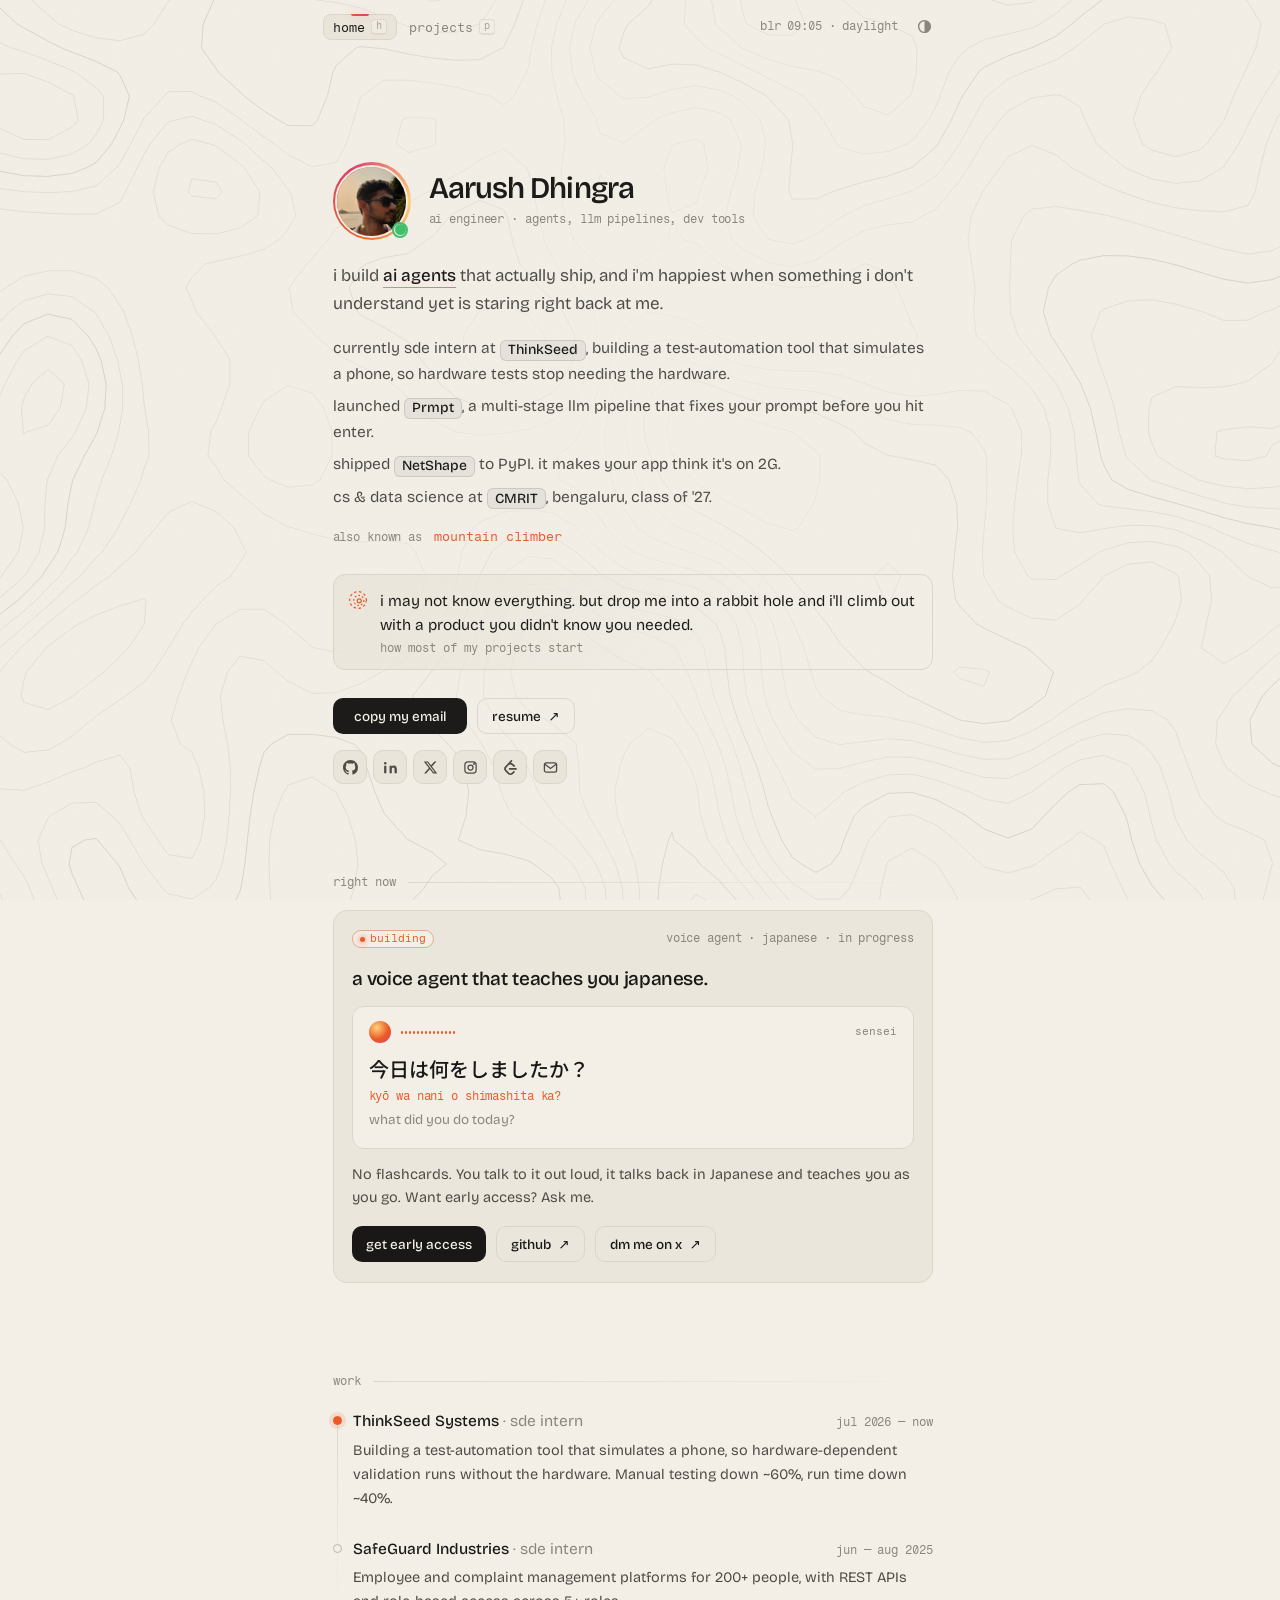
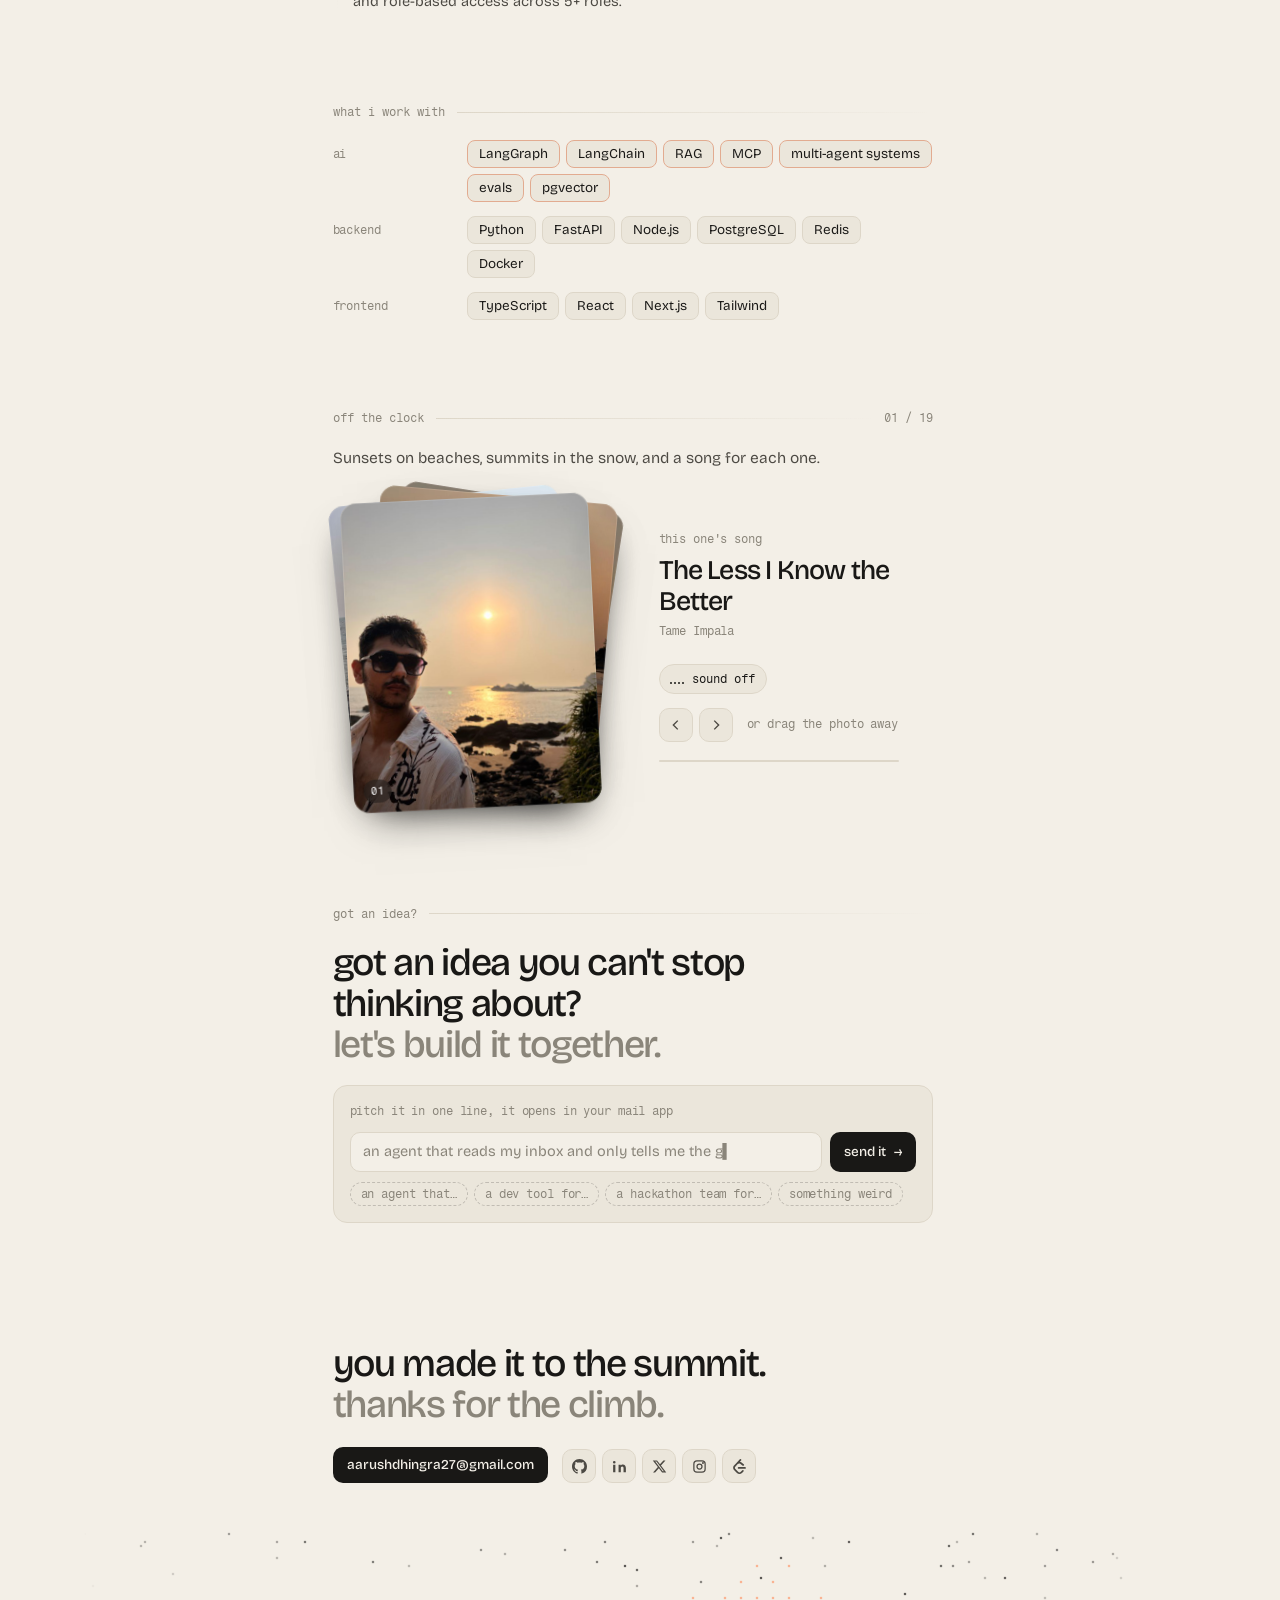
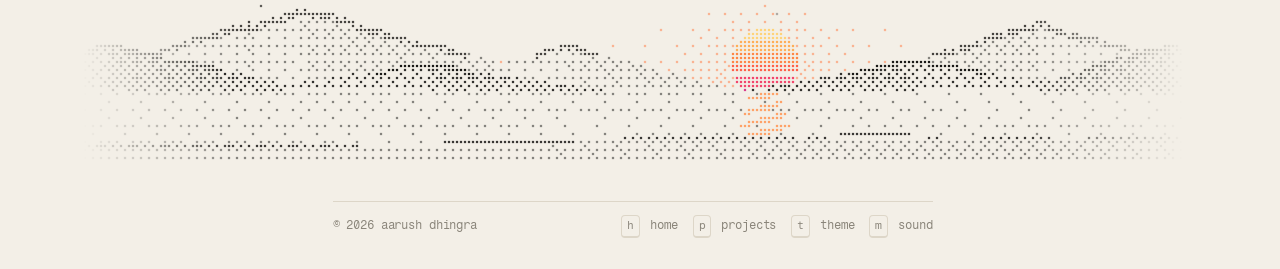
<file: index.html>
<!doctype html>
<html lang="en">
<head>
  <meta charset="utf-8" />
  <meta name="viewport" content="width=device-width, initial-scale=1" />
  <title>Aarush Dhingra</title>
  <meta name="description" content="Aarush Dhingra, AI engineer in Bengaluru. Agents, LLM pipelines and developer tools that actually ship." />
  <meta name="theme-color" content="#f3efe7" media="(prefers-color-scheme: light)" />
  <meta name="theme-color" content="#0b0b0a" media="(prefers-color-scheme: dark)" />
  <meta property="og:title" content="Aarush Dhingra" />
  <meta property="og:description" content="AI engineer in Bengaluru. Drop me into a rabbit hole and I'll climb out with a product." />
  <meta property="og:type" content="website" />
  <link rel="icon" href="/assets/favicon.svg" type="image/svg+xml" />
  <script>
    (function () {
      var d = document.documentElement;
      try { var t = localStorage.getItem("theme"); if (t === "light" || t === "dark") d.dataset.theme = t; } catch (e) {}
      // the sunset plays on a refresh or a fresh arrival, not when you click back here from another page
      try {
        var nav = performance.getEntriesByType("navigation")[0];
        var type = nav ? nav.type : "navigate";
        var fromHere = false;
        try { fromHere = !!document.referrer && new URL(document.referrer).origin === location.origin; } catch (e) {}
        var fresh = type === "reload" || (type === "navigate" && !fromHere);
        if (fresh && !matchMedia("(prefers-reduced-motion: reduce)").matches) d.classList.add("intro-pending");
      } catch (e) {}
    })();
  </script>
  <link rel="preconnect" href="https://fonts.googleapis.com" />
  <link rel="preconnect" href="https://fonts.gstatic.com" crossorigin />
  <link href="https://fonts.googleapis.com/css2?family=Bricolage+Grotesque:opsz,wght@12..96,300..700&family=Fragment+Mono&family=Noto+Sans+JP:wght@500&display=swap" rel="stylesheet" />
  <link rel="stylesheet" href="/css/style.css" />
</head>
<body>
  <a class="skip" href="#main">Skip to content</a>
  <canvas id="topo" aria-hidden="true"></canvas>

  <header class="top">
    <nav class="nav" aria-label="Main">
      <a href="/" aria-current="page">home <kbd>h</kbd></a>
      <a href="/projects/">projects <kbd>p</kbd></a>
    </nav>
    <div class="top-right">
      <span class="mono muted" id="clock" aria-label="Local time in Bengaluru"></span>
      <button class="theme" id="theme" type="button" aria-label="Toggle colour theme" title="Toggle theme (t)">
        <svg viewBox="0 0 16 16" width="15" height="15" aria-hidden="true"><circle cx="8" cy="8" r="6.25" fill="none" stroke="currentColor" stroke-width="1.5"/><path d="M8 1.75a6.25 6.25 0 0 1 0 12.5z" fill="currentColor"/></svg>
      </button>
    </div>
  </header>

  <main id="main">
    <!-- hero -->
    <section class="hero">
      <div class="hello">
        <span class="avatar bw" title="hi, that's me">
          <img src="/assets/me.jpg" alt="Aarush Dhingra" width="76" height="76" />
          <i class="status" aria-hidden="true"></i>
        </span>
        <div>
          <h1 class="bw">Aarush Dhingra</h1>
          <p class="mono handle bw">ai engineer · agents, llm pipelines, dev tools</p>
        </div>
      </div>

      <p class="lede bw">
        i build <span class="flip" data-words="ai agents|llm pipelines|dev tools|products people use">ai agents</span>
        that actually ship, and i'm happiest when something i don't understand yet is staring right back at me.
      </p>

      <ul class="lines">
        <li class="bw">currently sde intern at <span class="chip">ThinkSeed</span>, building a test-automation tool that simulates a phone, so hardware tests stop needing the hardware.</li>
        <li class="bw">launched <a class="chip" href="https://www.tryprmpt.com/" target="_blank" rel="noopener">Prmpt</a>, a multi-stage llm pipeline that fixes your prompt before you hit enter.</li>
        <li class="bw">shipped <a class="chip" href="https://netshape.vercel.app/" target="_blank" rel="noopener">NetShape</a> to PyPI. it makes your app think it's on 2G.</li>
        <li class="bw">cs &amp; data science at <span class="chip">CMRIT</span>, bengaluru, class of '27.</li>
      </ul>

      <p class="aka bw"><span class="mono muted">also known as</span> <span class="flip alt" data-words="mountain climber|sunset chaser|beach person|weekend trekker">mountain climber</span></p>

      <blockquote class="hole bw">
        <svg viewBox="0 0 24 24" fill="none" stroke="currentColor" stroke-width="1.5" aria-hidden="true"><circle cx="12" cy="12" r="10" stroke-dasharray="3 3" style="transform-box:fill-box"/><circle cx="13" cy="12.5" r="6" stroke-dasharray="2 2.5" style="transform-box:fill-box"/><circle cx="13.5" cy="13" r="2.4" style="transform-box:fill-box"/></svg>
        i may not know everything. but drop me into a rabbit hole and i'll climb out with a product you didn't know you needed.
        <em>how most of my projects start</em>
      </blockquote>

      <div class="cta bw">
        <button class="btn" type="button" data-copy="aarushdhingra27@gmail.com">
          <span class="swap"><span>copy my email</span><span>copied, talk soon</span></span>
        </button>
        <a class="btn ghost" href="/assets/aarush-dhingra-resume.pdf" target="_blank" rel="noopener">resume <span class="arr">↗</span></a>
      </div>
      <div class="dock bw" aria-label="Elsewhere">
        <a href="https://github.com/aarush-dhingra" target="_blank" rel="noopener" data-tip="github" aria-label="GitHub"><svg viewBox="0 0 16 16" fill="currentColor"><path d="M8 0C3.58 0 0 3.58 0 8c0 3.54 2.29 6.53 5.47 7.59.4.07.55-.17.55-.38 0-.19-.01-.82-.01-1.49-2.01.37-2.53-.49-2.69-.94-.09-.23-.48-.94-.82-1.13-.28-.15-.68-.52-.01-.53.63-.01 1.08.58 1.23.82.72 1.21 1.87.87 2.33.66.07-.52.28-.87.51-1.07-1.78-.2-3.64-.89-3.64-3.95 0-.87.31-1.59.82-2.15-.08-.2-.36-1.02.08-2.12 0 0 .67-.21 2.2.82.64-.18 1.32-.27 2-.27.68 0 1.36.09 2 .27 1.53-1.04 2.2-.82 2.2-.82.44 1.1.16 1.92.08 2.12.51.56.82 1.27.82 2.15 0 3.07-1.87 3.75-3.65 3.95.29.25.54.73.54 1.48 0 1.07-.01 1.93-.01 2.2 0 .21.15.46.55.38A8.013 8.013 0 0016 8c0-4.42-3.58-8-8-8z"/></svg></a>
        <a href="https://www.linkedin.com/in/aarush-dhingra-588719282/" target="_blank" rel="noopener" data-tip="linkedin" aria-label="LinkedIn"><svg viewBox="0 0 16 16" fill="currentColor"><path d="M3.6 6H1.2v8h2.4V6zM2.4 4.8a1.4 1.4 0 1 0 0-2.8 1.4 1.4 0 0 0 0 2.8zM14.8 9.6c0-2.2-1.2-3.8-3.3-3.8-1 0-1.8.5-2.2 1.2V6H7v8h2.4V9.9c0-1.1.5-1.9 1.5-1.9s1.4.8 1.4 1.9V14h2.5V9.6z"/></svg></a>
        <a href="https://x.com/Aarush105" target="_blank" rel="noopener" data-tip="x / twitter" aria-label="X"><svg viewBox="0 0 24 24" fill="currentColor"><path d="M18.244 2.25h3.308l-7.227 8.26 8.502 11.24H16.17l-5.214-6.817L4.99 21.75H1.68l7.73-8.835L1.254 2.25H8.08l4.713 6.231zm-1.161 17.52h1.833L7.084 4.126H5.117z"/></svg></a>
        <a href="https://www.instagram.com/aarush.32" target="_blank" rel="noopener" data-tip="instagram" aria-label="Instagram"><svg viewBox="0 0 24 24" fill="none" stroke="currentColor" stroke-width="2"><rect x="3" y="3" width="18" height="18" rx="5"/><circle cx="12" cy="12" r="4"/><circle cx="17.5" cy="6.5" r=".6" fill="currentColor"/></svg></a>
        <a href="https://leetcode.com/u/aarush_dhingra/" target="_blank" rel="noopener" data-tip="leetcode" aria-label="LeetCode"><svg viewBox="0 0 24 24" fill="currentColor"><path d="M13.483 0a1.374 1.374 0 0 0-.961.438L7.116 6.226l-3.854 4.126a5.266 5.266 0 0 0-1.209 2.104 5.35 5.35 0 0 0-.125.513 5.527 5.527 0 0 0 .062 2.362 5.83 5.83 0 0 0 .349 1.017 5.938 5.938 0 0 0 1.271 1.818l4.277 4.193.039.038c2.248 2.165 5.852 2.133 8.063-.074l2.396-2.392c.54-.54.54-1.414.003-1.955a1.378 1.378 0 0 0-1.951-.003l-2.396 2.392a3.021 3.021 0 0 1-4.205.038l-.02-.019-4.276-4.193c-.652-.64-.972-1.469-.948-2.263a2.68 2.68 0 0 1 .066-.523 2.545 2.545 0 0 1 .619-1.164L9.13 8.114c1.058-1.134 3.204-1.27 4.43-.278l3.501 2.831c.593.48 1.461.387 1.94-.207a1.384 1.384 0 0 0-.207-1.943l-3.5-2.831c-.8-.647-1.766-1.045-2.774-1.202l2.015-2.158A1.384 1.384 0 0 0 13.483 0zm-2.866 12.815a1.38 1.38 0 0 0-1.38 1.382 1.38 1.38 0 0 0 1.38 1.382H20.79a1.38 1.38 0 0 0 1.38-1.382 1.38 1.38 0 0 0-1.38-1.382z"/></svg></a>
        <a href="mailto:aarushdhingra27@gmail.com" data-tip="email" aria-label="Email"><svg viewBox="0 0 16 16" fill="none" stroke="currentColor" stroke-width="1.4"><rect x="1.5" y="3" width="13" height="10" rx="2"/><path d="M2 4.5l6 4.5 6-4.5"/></svg></a>
      </div>
    </section>

    <!-- right now -->
    <section class="block" aria-labelledby="now-h">
      <h2 class="label rv" id="now-h">right now</h2>
      <div class="stealth spot rv" data-spot>
        <div class="stealth-top">
          <span class="pill live">building</span>
          <span class="mono muted">voice agent · japanese · in progress</span>
        </div>
        <h3>a voice agent that teaches you japanese.</h3>
        <div class="sensei" id="sensei" aria-hidden="true">
          <div class="voice">
            <span class="orb"></span>
            <span class="wave"><i></i><i></i><i></i><i></i><i></i><i></i><i></i><i></i><i></i><i></i><i></i><i></i><i></i><i></i></span>
            <span class="speaker mono" id="sensei-who">sensei</span>
          </div>
          <p class="jp" id="sensei-jp"></p>
          <p class="romaji mono" id="sensei-ro"></p>
          <p class="en" id="sensei-en"></p>
        </div>
        <p class="stealth-copy">No flashcards. You talk to it out loud, it talks back in Japanese and teaches you as you go. Want early access? Ask me.</p>
        <div class="cta">
          <a class="btn" href="mailto:aarushdhingra27@gmail.com?subject=early%20access%3A%20the%20japanese%20voice%20agent">get early access</a>
          <a class="btn ghost" href="https://github.com/aarush-dhingra/hana-sensei-voice-agent" target="_blank" rel="noopener">github <span class="arr">↗</span></a>
          <a class="btn ghost" href="https://x.com/Aarush105" target="_blank" rel="noopener">dm me on x <span class="arr">↗</span></a>
        </div>
      </div>
    </section>

    <!-- work -->
    <section class="block" aria-labelledby="work-h">
      <h2 class="label rv" id="work-h">work</h2>
      <ol class="jobs">
        <li class="current rv">
          <div class="row"><span class="who">ThinkSeed Systems <span>· sde intern</span></span><span class="mono muted">jul 2026 — now</span></div>
          <p>Building a test-automation tool that simulates a phone, so hardware-dependent validation runs without the hardware. Manual testing down ~60%, run time down ~40%.</p>
        </li>
        <li class="rv">
          <div class="row"><span class="who">SafeGuard Industries <span>· sde intern</span></span><span class="mono muted">jun — aug 2025</span></div>
          <p>Employee and complaint management platforms for 200+ people, with REST APIs and role-based access across 5+ roles.</p>
        </li>
      </ol>
    </section>

    <!-- skills -->
    <section class="block" aria-labelledby="stack-h">
      <h2 class="label rv" id="stack-h">what i work with</h2>
      <dl class="skills">
        <div class="rv"><dt class="mono">ai</dt><dd><span>LangGraph</span><span>LangChain</span><span>RAG</span><span>MCP</span><span>multi-agent systems</span><span>evals</span><span>pgvector</span></dd></div>
        <div class="rv"><dt class="mono">backend</dt><dd><span>Python</span><span>FastAPI</span><span>Node.js</span><span>PostgreSQL</span><span>Redis</span><span>Docker</span></dd></div>
        <div class="rv"><dt class="mono">frontend</dt><dd><span>TypeScript</span><span>React</span><span>Next.js</span><span>Tailwind</span></dd></div>
      </dl>
    </section>

    <!-- the grind -->
    <section class="block" aria-labelledby="grind-h">
      <h2 class="label rv" id="grind-h">the grind <a href="https://github.com/aarush-dhingra" target="_blank" rel="noopener">@aarush-dhingra ↗</a></h2>
      <div class="gh spot rv" id="gh" data-spot>
        <div class="gh-head">
          <span><b id="gh-total">684</b> contributions in the last year</span>
          <span class="mono muted">each dot is a day</span>
        </div>
        <div class="gh-scroll"><div class="gh-grid"></div></div>
        <div class="gh-months mono muted"></div>
      </div>
      <a class="lc spot rv" id="lc" href="https://leetcode.com/u/aarush_dhingra/" target="_blank" rel="noopener" data-spot>
        <div class="lc-left">
          <span class="mono muted">leetcode · part-time dsa grinder</span>
          <span class="lc-num"><b id="lc-total">229</b> solved</span>
          <span class="lc-sub">full-time humbled by dynamic programming</span>
        </div>
        <div class="lc-bars">
          <div class="lc-bar" data-k="easy"><span class="mono">easy</span><i><b style="--p:0"></b></i><span class="mono n">119</span></div>
          <div class="lc-bar" data-k="medium"><span class="mono">medium</span><i><b style="--p:0"></b></i><span class="mono n">98</span></div>
          <div class="lc-bar" data-k="hard"><span class="mono">hard</span><i><b style="--p:0"></b></i><span class="mono n">12</span></div>
        </div>
      </a>
    </section>

    <!-- off the clock -->
    <section class="block" aria-labelledby="life-h">
      <h2 class="label rv" id="life-h">off the clock <span class="count" id="deck-count"></span></h2>
      <p class="rv life-intro">Sunsets on beaches, summits in the snow, and a song for each one.</p>
      <div class="album rv">
        <div class="deck" id="deck" tabindex="0" role="region" aria-label="Photo deck. Drag the top photo away, or use the arrow keys."></div>
        <div class="album-side">
          <span class="mono muted album-kicker">this one's song</span>
          <p class="album-song" id="album-song">&nbsp;</p>
          <p class="album-artist mono" id="album-artist">&nbsp;</p>
          <div class="deck-player">
            <button class="sound" id="sound" type="button" aria-pressed="false" title="Sound (m)">
              <span class="eq" aria-hidden="true"><i></i><i></i><i></i><i></i></span>
              <span class="sound-label">sound off</span>
            </button>
          </div>
          <div class="deck-ctrl">
            <button class="ctl" id="deck-prev" type="button" aria-label="Previous photo"><svg viewBox="0 0 16 16" fill="none" stroke="currentColor" stroke-width="1.6"><path d="M10 3L5 8l5 5"/></svg></button>
            <button class="ctl" id="deck-next" type="button" aria-label="Next photo"><svg viewBox="0 0 16 16" fill="none" stroke="currentColor" stroke-width="1.6"><path d="M6 3l5 5-5 5"/></svg></button>
            <span class="mono muted deck-hint">or drag the photo away</span>
          </div>
          <div class="deck-progress" aria-hidden="true"><i id="deck-bar"></i></div>
        </div>
      </div>
    </section>

    <!-- got an idea -->
    <section class="block" aria-labelledby="idea-h">
      <h2 class="label rv" id="idea-h">got an idea?</h2>
      <p class="sign rv">got an idea you can't stop thinking about? <span>let's build it together.</span></p>
      <form class="pitch spot rv" id="pitch" data-spot>
        <label for="pitch-in" class="mono muted">pitch it in one line, it opens in your mail app</label>
        <div class="pitch-row">
          <input id="pitch-in" name="idea" type="text" maxlength="240" autocomplete="off" placeholder="an agent that..." />
          <button class="btn" type="submit">send it <span class="arr">→</span></button>
        </div>
        <div class="seeds">
          <button type="button" class="mono">an agent that…</button>
          <button type="button" class="mono">a dev tool for…</button>
          <button type="button" class="mono">a hackathon team for…</button>
          <button type="button" class="mono">something weird</button>
        </div>
      </form>
    </section>
  </main>

  <footer class="foot">
    <p class="sign rv">you made it to the summit. <span>thanks for the climb.</span></p>
    <div class="cta rv">
      <button class="btn" type="button" data-copy="aarushdhingra27@gmail.com">
        <span class="swap"><span>aarushdhingra27@gmail.com</span><span>copied to clipboard</span></span>
      </button>
      <div class="dock" aria-label="Elsewhere">
        <a href="https://github.com/aarush-dhingra" target="_blank" rel="noopener" data-tip="github" aria-label="GitHub"><svg viewBox="0 0 16 16" fill="currentColor"><path d="M8 0C3.58 0 0 3.58 0 8c0 3.54 2.29 6.53 5.47 7.59.4.07.55-.17.55-.38 0-.19-.01-.82-.01-1.49-2.01.37-2.53-.49-2.69-.94-.09-.23-.48-.94-.82-1.13-.28-.15-.68-.52-.01-.53.63-.01 1.08.58 1.23.82.72 1.21 1.87.87 2.33.66.07-.52.28-.87.51-1.07-1.78-.2-3.64-.89-3.64-3.95 0-.87.31-1.59.82-2.15-.08-.2-.36-1.02.08-2.12 0 0 .67-.21 2.2.82.64-.18 1.32-.27 2-.27.68 0 1.36.09 2 .27 1.53-1.04 2.2-.82 2.2-.82.44 1.1.16 1.92.08 2.12.51.56.82 1.27.82 2.15 0 3.07-1.87 3.75-3.65 3.95.29.25.54.73.54 1.48 0 1.07-.01 1.93-.01 2.2 0 .21.15.46.55.38A8.013 8.013 0 0016 8c0-4.42-3.58-8-8-8z"/></svg></a>
        <a href="https://www.linkedin.com/in/aarush-dhingra-588719282/" target="_blank" rel="noopener" data-tip="linkedin" aria-label="LinkedIn"><svg viewBox="0 0 16 16" fill="currentColor"><path d="M3.6 6H1.2v8h2.4V6zM2.4 4.8a1.4 1.4 0 1 0 0-2.8 1.4 1.4 0 0 0 0 2.8zM14.8 9.6c0-2.2-1.2-3.8-3.3-3.8-1 0-1.8.5-2.2 1.2V6H7v8h2.4V9.9c0-1.1.5-1.9 1.5-1.9s1.4.8 1.4 1.9V14h2.5V9.6z"/></svg></a>
        <a href="https://x.com/Aarush105" target="_blank" rel="noopener" data-tip="x / twitter" aria-label="X"><svg viewBox="0 0 24 24" fill="currentColor"><path d="M18.244 2.25h3.308l-7.227 8.26 8.502 11.24H16.17l-5.214-6.817L4.99 21.75H1.68l7.73-8.835L1.254 2.25H8.08l4.713 6.231zm-1.161 17.52h1.833L7.084 4.126H5.117z"/></svg></a>
        <a href="https://www.instagram.com/aarush.32" target="_blank" rel="noopener" data-tip="instagram" aria-label="Instagram"><svg viewBox="0 0 24 24" fill="none" stroke="currentColor" stroke-width="2"><rect x="3" y="3" width="18" height="18" rx="5"/><circle cx="12" cy="12" r="4"/><circle cx="17.5" cy="6.5" r=".6" fill="currentColor"/></svg></a>
        <a href="https://leetcode.com/u/aarush_dhingra/" target="_blank" rel="noopener" data-tip="leetcode" aria-label="LeetCode"><svg viewBox="0 0 24 24" fill="currentColor"><path d="M13.483 0a1.374 1.374 0 0 0-.961.438L7.116 6.226l-3.854 4.126a5.266 5.266 0 0 0-1.209 2.104 5.35 5.35 0 0 0-.125.513 5.527 5.527 0 0 0 .062 2.362 5.83 5.83 0 0 0 .349 1.017 5.938 5.938 0 0 0 1.271 1.818l4.277 4.193.039.038c2.248 2.165 5.852 2.133 8.063-.074l2.396-2.392c.54-.54.54-1.414.003-1.955a1.378 1.378 0 0 0-1.951-.003l-2.396 2.392a3.021 3.021 0 0 1-4.205.038l-.02-.019-4.276-4.193c-.652-.64-.972-1.469-.948-2.263a2.68 2.68 0 0 1 .066-.523 2.545 2.545 0 0 1 .619-1.164L9.13 8.114c1.058-1.134 3.204-1.27 4.43-.278l3.501 2.831c.593.48 1.461.387 1.94-.207a1.384 1.384 0 0 0-.207-1.943l-3.5-2.831c-.8-.647-1.766-1.045-2.774-1.202l2.015-2.158A1.384 1.384 0 0 0 13.483 0zm-2.866 12.815a1.38 1.38 0 0 0-1.38 1.382 1.38 1.38 0 0 0 1.38 1.382H20.79a1.38 1.38 0 0 0 1.38-1.382 1.38 1.38 0 0 0-1.38-1.382z"/></svg></a>
      </div>
    </div>
    <canvas class="horizon" aria-hidden="true"></canvas>
    <div class="foot-row">
      <span class="mono muted">© 2026 aarush dhingra</span>
      <span class="mono muted keys"><kbd>h</kbd> home <kbd>p</kbd> projects <kbd>t</kbd> theme <kbd>m</kbd> sound</span>
    </div>
  </footer>

  <script src="/photos.js"></script>
  <script src="/js/core.js"></script>
  <script src="/js/home.js"></script>
</body>
</html>
</file>
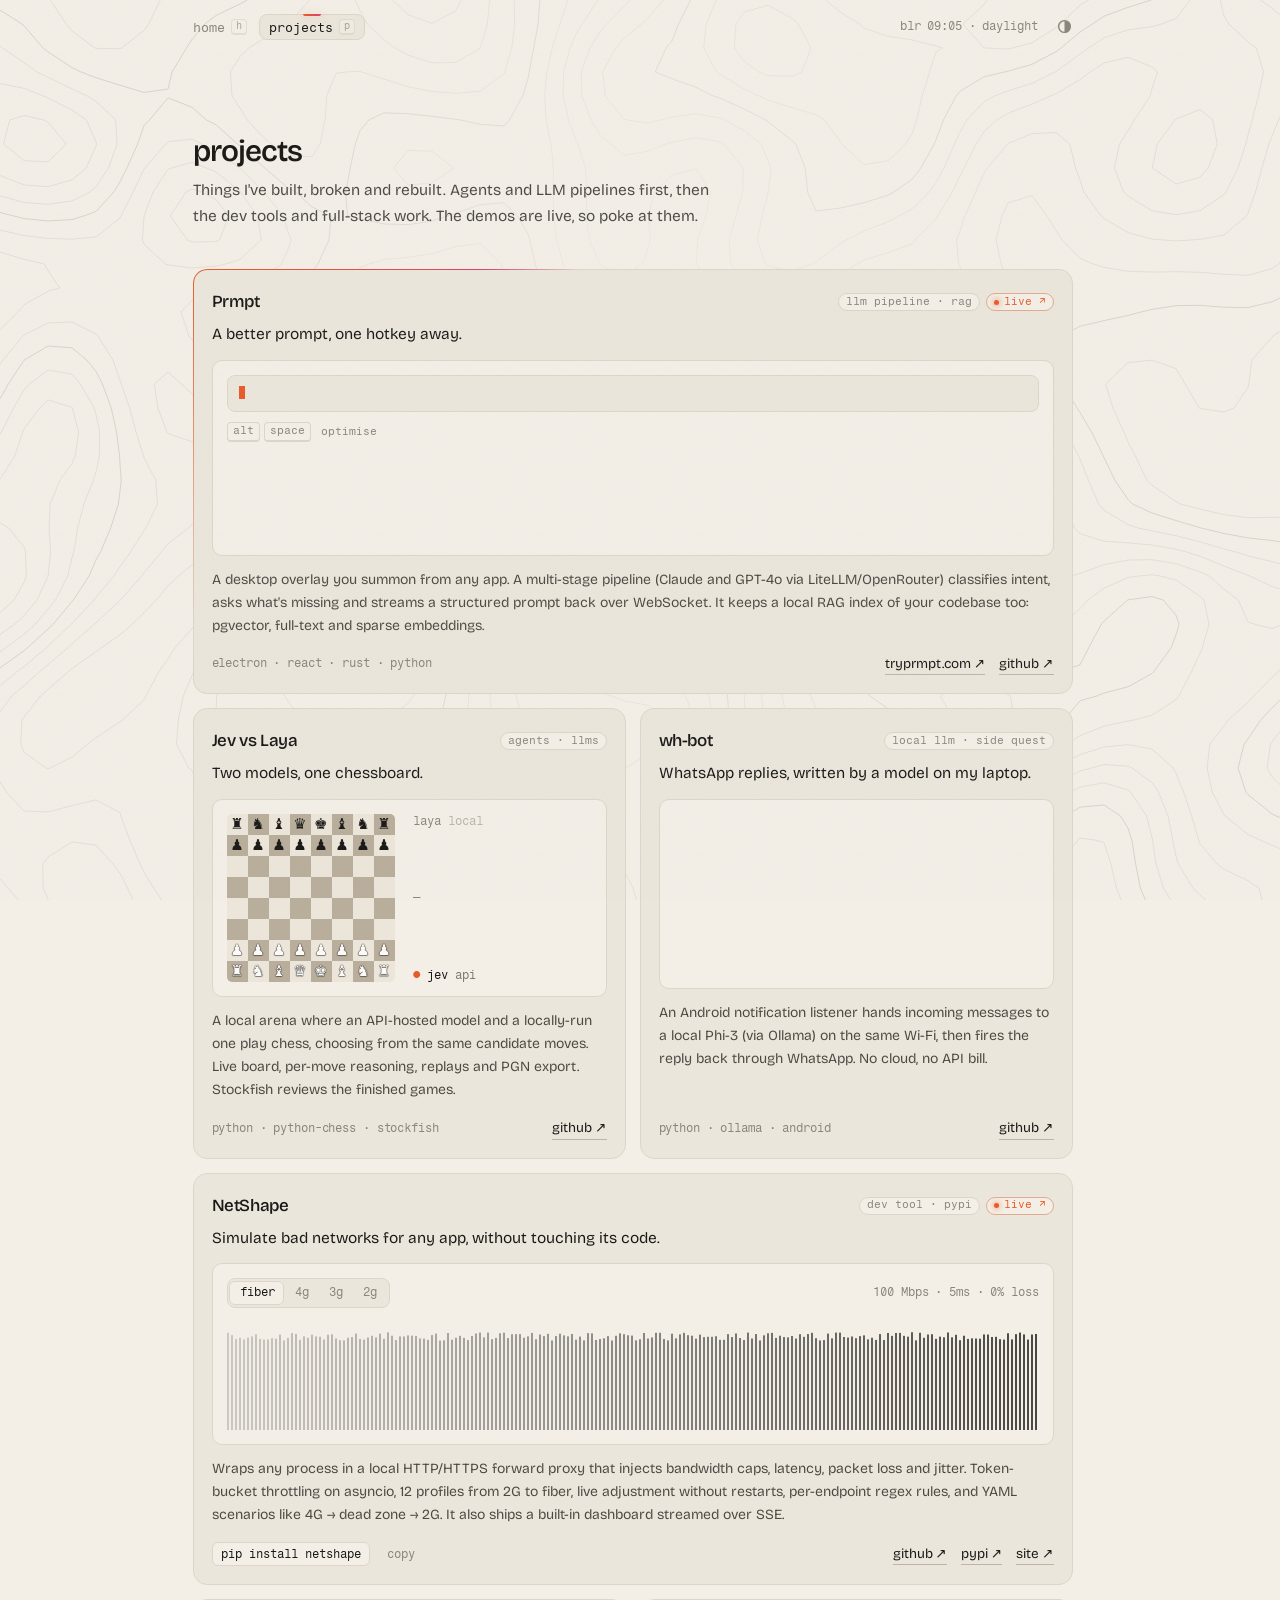
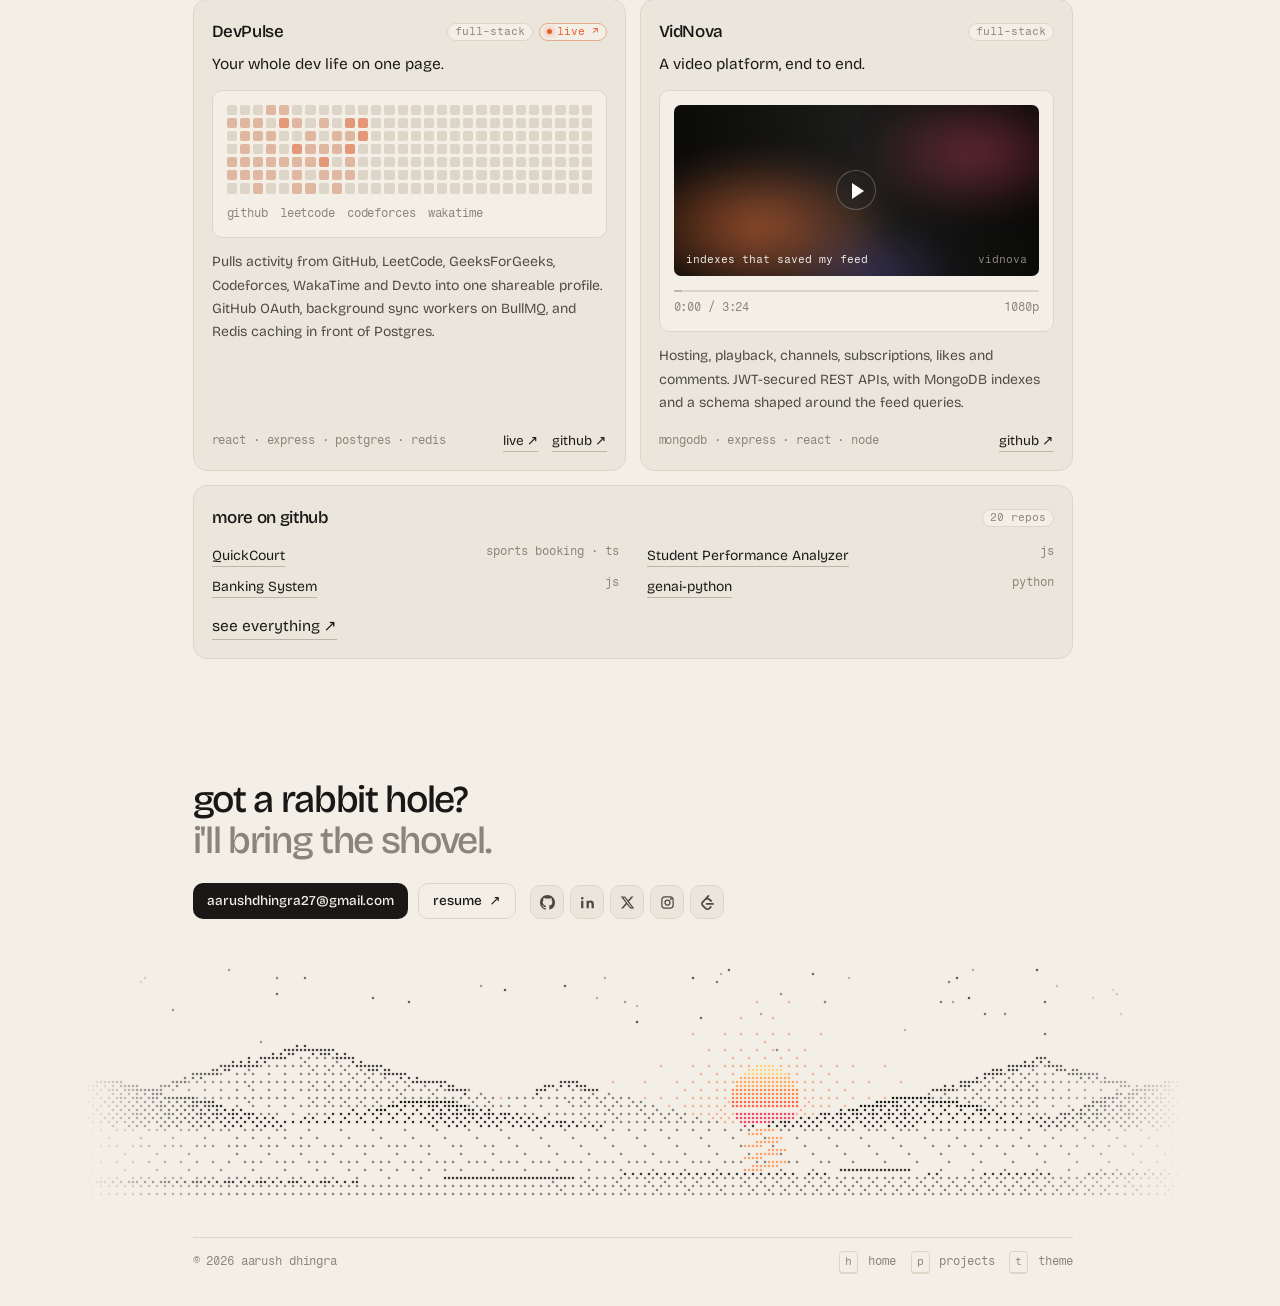
<file: projects/index.html>
<!doctype html>
<html lang="en">
<head>
  <meta charset="utf-8" />
  <meta name="viewport" content="width=device-width, initial-scale=1" />
  <title>Projects · Aarush Dhingra</title>
  <meta name="description" content="Things Aarush Dhingra has built: NetShape, Prmpt, DevPulse, Jev vs Laya, VidNova and more." />
  <meta name="theme-color" content="#f3efe7" media="(prefers-color-scheme: light)" />
  <meta name="theme-color" content="#0b0b0a" media="(prefers-color-scheme: dark)" />
  <link rel="icon" href="/assets/favicon.svg" type="image/svg+xml" />
  <script>
    (function () { try { var t = localStorage.getItem("theme"); if (t === "light" || t === "dark") document.documentElement.dataset.theme = t; } catch (e) {} })();
  </script>
  <link rel="preconnect" href="https://fonts.googleapis.com" />
  <link rel="preconnect" href="https://fonts.gstatic.com" crossorigin />
  <link href="https://fonts.googleapis.com/css2?family=Bricolage+Grotesque:opsz,wght@12..96,300..700&family=Fragment+Mono&display=swap" rel="stylesheet" />
  <link rel="stylesheet" href="/css/style.css" />
</head>
<body class="wide">
  <a class="skip" href="#main">Skip to content</a>
  <canvas id="topo" aria-hidden="true"></canvas>

  <header class="top">
    <nav class="nav" aria-label="Main">
      <a href="/">home <kbd>h</kbd></a>
      <a href="/projects/" aria-current="page">projects <kbd>p</kbd></a>
    </nav>
    <div class="top-right">
      <span class="mono muted" id="clock" aria-label="Local time in Bengaluru"></span>
      <button class="theme" id="theme" type="button" aria-label="Toggle colour theme" title="Toggle theme (t)">
        <svg viewBox="0 0 16 16" width="15" height="15" aria-hidden="true"><circle cx="8" cy="8" r="6.25" fill="none" stroke="currentColor" stroke-width="1.5"/><path d="M8 1.75a6.25 6.25 0 0 1 0 12.5z" fill="currentColor"/></svg>
      </button>
    </div>
  </header>

  <main id="main" class="wide">
    <section class="page-head">
      <h1 class="bw">projects</h1>
      <p class="bw">Things I've built, broken and rebuilt. Agents and LLM pipelines first, then the dev tools and full-stack work. The demos are live, so poke at them.</p>
    </section>

    <section class="bento" data-spot>
      <!-- prmpt -->
      <article class="card spot span2 beam rv" id="prmpt" data-demo="prmpt">
        <span class="beam-ring" aria-hidden="true"></span>
        <div class="card-head"><h3>Prmpt</h3><div class="pills"><span class="pill">llm pipeline · rag</span><a class="pill live" href="https://www.tryprmpt.com/" target="_blank" rel="noopener">live ↗</a></div></div>
        <p class="tag">A better prompt, one hotkey away.</p>
        <div class="demo demo-prmpt" aria-hidden="true">
          <div class="pm-in"><span class="pm-caret" id="pm-in"></span></div>
          <div class="pm-keys"><kbd>alt</kbd><kbd>space</kbd><span>optimise</span></div>
          <div class="pm-out" id="pm-out"></div>
        </div>
        <p class="desc">A desktop overlay you summon from any app. A multi-stage pipeline (Claude and GPT-4o via LiteLLM/OpenRouter) classifies intent, asks what's missing and streams a structured prompt back over WebSocket. It keeps a local RAG index of your codebase too: pgvector, full-text and sparse embeddings.</p>
        <div class="meta">
          <span class="mono muted">electron · react · rust · python</span>
          <span class="links"><a class="u" href="https://www.tryprmpt.com/" target="_blank" rel="noopener">tryprmpt.com <span class="arr">↗</span></a><a class="u" href="https://github.com/Rac-exe/Prompt" target="_blank" rel="noopener">github <span class="arr">↗</span></a></span>
        </div>
      </article>
      <!-- jev vs laya -->
      <article class="card spot rv" id="jev" data-demo="chess">
        <div class="card-head"><h3>Jev vs Laya</h3><div class="pills"><span class="pill">agents · llms</span></div></div>
        <p class="tag">Two models, one chessboard.</p>
        <div class="demo demo-chess" aria-hidden="true">
          <div class="board" id="board"></div>
          <div class="chess-side">
            <span data-side="b">laya <i>local</i></span>
            <span id="chess-move">—</span>
            <span data-side="w">jev <i>api</i></span>
          </div>
        </div>
        <p class="desc">A local arena where an API-hosted model and a locally-run one play chess, choosing from the same candidate moves. Live board, per-move reasoning, replays and PGN export. Stockfish reviews the finished games.</p>
        <div class="meta">
          <span class="mono muted">python · python-chess · stockfish</span>
          <span class="links"><a class="u" href="https://github.com/aarush-dhingra/Jev-vs-Laya" target="_blank" rel="noopener">github <span class="arr">↗</span></a></span>
        </div>
      </article>
      <!-- wh-bot -->
      <article class="card spot rv" id="whbot" style="--d:80" data-demo="chat">
        <div class="card-head"><h3>wh-bot</h3><div class="pills"><span class="pill">local llm · side quest</span></div></div>
        <p class="tag">WhatsApp replies, written by a model on my laptop.</p>
        <div class="demo demo-chat" id="chat" aria-hidden="true"></div>
        <p class="desc">An Android notification listener hands incoming messages to a local Phi-3 (via Ollama) on the same Wi-Fi, then fires the reply back through WhatsApp. No cloud, no API bill.</p>
        <div class="meta">
          <span class="mono muted">python · ollama · android</span>
          <span class="links"><a class="u" href="https://github.com/aarush-dhingra/wh-bot" target="_blank" rel="noopener">github <span class="arr">↗</span></a></span>
        </div>
      </article>
      <!-- netshape -->
      <article class="card spot span2 rv" id="netshape" data-demo="netshape">
        <div class="card-head">
          <h3>NetShape</h3>
          <div class="pills"><span class="pill">dev tool · pypi</span><a class="pill live" href="https://netshape.vercel.app/" target="_blank" rel="noopener">live ↗</a></div>
        </div>
        <p class="tag">Simulate bad networks for any app, without touching its code.</p>
        <div class="demo demo-net">
          <div class="net-top">
            <div class="net-profiles" role="radiogroup" aria-label="Network profile">
              <button type="button" role="radio" aria-checked="true" data-p="fiber">fiber</button>
              <button type="button" role="radio" aria-checked="false" data-p="4g">4g</button>
              <button type="button" role="radio" aria-checked="false" data-p="3g">3g</button>
              <button type="button" role="radio" aria-checked="false" data-p="2g">2g</button>
            </div>
            <span class="mono muted" id="net-read" aria-live="polite"></span>
          </div>
          <canvas id="net-canvas" aria-hidden="true"></canvas>
        </div>
        <p class="desc">Wraps any process in a local HTTP/HTTPS forward proxy that injects bandwidth caps, latency, packet loss and jitter. Token-bucket throttling on asyncio, 12 profiles from 2G to fiber, live adjustment without restarts, per-endpoint regex rules, and YAML scenarios like 4G → dead zone → 2G. It also ships a built-in dashboard streamed over SSE.</p>
        <div class="meta">
          <span class="cmd"><code>pip install netshape</code><button class="mini" type="button" data-copy="pip install netshape"><span>copy</span><span>copied</span></button></span>
          <span class="links">
            <a class="u" href="https://github.com/aarush-dhingra/netshape" target="_blank" rel="noopener">github <span class="arr">↗</span></a>
            <a class="u" href="https://pypi.org/project/netshape/" target="_blank" rel="noopener">pypi <span class="arr">↗</span></a>
            <a class="u" href="https://netshape.vercel.app/" target="_blank" rel="noopener">site <span class="arr">↗</span></a>
          </span>
        </div>
      </article>
      <!-- devpulse -->
      <article class="card spot rv" id="devpulse" data-demo="pulse">
        <div class="card-head"><h3>DevPulse</h3><div class="pills"><span class="pill">full-stack</span><a class="pill live" href="https://dev-pulse-engineering-dashboard.vercel.app/" target="_blank" rel="noopener">live ↗</a></div></div>
        <p class="tag">Your whole dev life on one page.</p>
        <div class="demo" aria-hidden="true">
          <div class="pulse-grid" id="pulse-grid"></div>
          <div class="pulse-legend mono muted"><span>github</span><span>leetcode</span><span>codeforces</span><span>wakatime</span></div>
        </div>
        <p class="desc">Pulls activity from GitHub, LeetCode, GeeksForGeeks, Codeforces, WakaTime and Dev.to into one shareable profile. GitHub OAuth, background sync workers on BullMQ, and Redis caching in front of Postgres.</p>
        <div class="meta">
          <span class="mono muted">react · express · postgres · redis</span>
          <span class="links">
            <a class="u" href="https://dev-pulse-engineering-dashboard.vercel.app/" target="_blank" rel="noopener">live <span class="arr">↗</span></a>
            <a class="u" href="https://github.com/aarush-dhingra/devPulse" target="_blank" rel="noopener">github <span class="arr">↗</span></a>
          </span>
        </div>
      </article>
      <!-- vidnova -->
      <article class="card spot rv" id="vidnova" data-demo="vid" style="--d:80">
        <div class="card-head"><h3>VidNova</h3><div class="pills"><span class="pill">full-stack</span></div></div>
        <p class="tag">A video platform, end to end.</p>
        <div class="demo demo-vid">
          <div class="vid-screen" id="vid-screen">
            <div class="vid-title" aria-hidden="true"><span>indexes that saved my feed</span><span>vidnova</span></div>
            <button class="vid-play" id="vid-play" type="button" aria-label="Play demo"></button>
          </div>
          <div class="vid-bar" id="vid-bar" aria-hidden="true">
            <div class="vid-buf" id="vid-buf"></div>
            <div class="vid-pos" id="vid-pos"></div>
            <span class="vid-tip mono" id="vid-tip">0:00</span>
          </div>
          <div class="vid-meta mono muted"><span id="vid-time">0:00 / 3:24</span><span>1080p</span></div>
        </div>
        <p class="desc">Hosting, playback, channels, subscriptions, likes and comments. JWT-secured REST APIs, with MongoDB indexes and a schema shaped around the feed queries.</p>
        <div class="meta">
          <span class="mono muted">mongodb · express · react · node</span>
          <span class="links"><a class="u" href="https://github.com/aarush-dhingra/VidNova" target="_blank" rel="noopener">github <span class="arr">↗</span></a></span>
        </div>
      </article>
      <!-- more -->
      <article class="card spot more span2 rv">
        <div class="card-head"><h3>more on github</h3><div class="pills"><span class="pill" id="repo-count">20 repos</span></div></div>
        <ul>
          <li><a class="u" href="https://github.com/aarush-dhingra/QuickCourt" target="_blank" rel="noopener">QuickCourt</a><span>sports booking · ts</span></li>
          <li><a class="u" href="https://github.com/aarush-dhingra/Student_Performace_Analyzer" target="_blank" rel="noopener">Student Performance Analyzer</a><span>js</span></li>
          <li><a class="u" href="https://github.com/aarush-dhingra/banking_system" target="_blank" rel="noopener">Banking System</a><span>js</span></li>
          <li><a class="u" href="https://github.com/aarush-dhingra/genai-python" target="_blank" rel="noopener">genai-python</a><span>python</span></li>
        </ul>
        <div class="langs" id="langs" hidden>
          <div class="lang-bar"></div>
          <div class="lang-key mono muted"></div>
        </div>
        <div class="meta"><a class="u" href="https://github.com/aarush-dhingra?tab=repositories" target="_blank" rel="noopener">see everything <span class="arr">↗</span></a></div>
      </article>
    </section>
  </main>

  <footer class="foot">
    <p class="sign rv">got a rabbit hole? <span>i'll bring the shovel.</span></p>
    <div class="cta rv">
      <button class="btn" type="button" data-copy="aarushdhingra27@gmail.com">
        <span class="swap"><span>aarushdhingra27@gmail.com</span><span>copied to clipboard</span></span>
      </button>
      <a class="btn ghost" href="/assets/aarush-dhingra-resume.pdf" target="_blank" rel="noopener">resume <span class="arr">↗</span></a>
      <div class="dock" aria-label="Elsewhere">
        <a href="https://github.com/aarush-dhingra" target="_blank" rel="noopener" data-tip="github" aria-label="GitHub"><svg viewBox="0 0 16 16" fill="currentColor"><path d="M8 0C3.58 0 0 3.58 0 8c0 3.54 2.29 6.53 5.47 7.59.4.07.55-.17.55-.38 0-.19-.01-.82-.01-1.49-2.01.37-2.53-.49-2.69-.94-.09-.23-.48-.94-.82-1.13-.28-.15-.68-.52-.01-.53.63-.01 1.08.58 1.23.82.72 1.21 1.87.87 2.33.66.07-.52.28-.87.51-1.07-1.78-.2-3.64-.89-3.64-3.95 0-.87.31-1.59.82-2.15-.08-.2-.36-1.02.08-2.12 0 0 .67-.21 2.2.82.64-.18 1.32-.27 2-.27.68 0 1.36.09 2 .27 1.53-1.04 2.2-.82 2.2-.82.44 1.1.16 1.92.08 2.12.51.56.82 1.27.82 2.15 0 3.07-1.87 3.75-3.65 3.95.29.25.54.73.54 1.48 0 1.07-.01 1.93-.01 2.2 0 .21.15.46.55.38A8.013 8.013 0 0016 8c0-4.42-3.58-8-8-8z"/></svg></a>
        <a href="https://www.linkedin.com/in/aarush-dhingra-588719282/" target="_blank" rel="noopener" data-tip="linkedin" aria-label="LinkedIn"><svg viewBox="0 0 16 16" fill="currentColor"><path d="M3.6 6H1.2v8h2.4V6zM2.4 4.8a1.4 1.4 0 1 0 0-2.8 1.4 1.4 0 0 0 0 2.8zM14.8 9.6c0-2.2-1.2-3.8-3.3-3.8-1 0-1.8.5-2.2 1.2V6H7v8h2.4V9.9c0-1.1.5-1.9 1.5-1.9s1.4.8 1.4 1.9V14h2.5V9.6z"/></svg></a>
        <a href="https://x.com/Aarush105" target="_blank" rel="noopener" data-tip="x / twitter" aria-label="X"><svg viewBox="0 0 24 24" fill="currentColor"><path d="M18.244 2.25h3.308l-7.227 8.26 8.502 11.24H16.17l-5.214-6.817L4.99 21.75H1.68l7.73-8.835L1.254 2.25H8.08l4.713 6.231zm-1.161 17.52h1.833L7.084 4.126H5.117z"/></svg></a>
        <a href="https://www.instagram.com/aarush.32" target="_blank" rel="noopener" data-tip="instagram" aria-label="Instagram"><svg viewBox="0 0 24 24" fill="none" stroke="currentColor" stroke-width="2"><rect x="3" y="3" width="18" height="18" rx="5"/><circle cx="12" cy="12" r="4"/><circle cx="17.5" cy="6.5" r=".6" fill="currentColor"/></svg></a>
        <a href="https://leetcode.com/u/aarush_dhingra/" target="_blank" rel="noopener" data-tip="leetcode" aria-label="LeetCode"><svg viewBox="0 0 24 24" fill="currentColor"><path d="M13.483 0a1.374 1.374 0 0 0-.961.438L7.116 6.226l-3.854 4.126a5.266 5.266 0 0 0-1.209 2.104 5.35 5.35 0 0 0-.125.513 5.527 5.527 0 0 0 .062 2.362 5.83 5.83 0 0 0 .349 1.017 5.938 5.938 0 0 0 1.271 1.818l4.277 4.193.039.038c2.248 2.165 5.852 2.133 8.063-.074l2.396-2.392c.54-.54.54-1.414.003-1.955a1.378 1.378 0 0 0-1.951-.003l-2.396 2.392a3.021 3.021 0 0 1-4.205.038l-.02-.019-4.276-4.193c-.652-.64-.972-1.469-.948-2.263a2.68 2.68 0 0 1 .066-.523 2.545 2.545 0 0 1 .619-1.164L9.13 8.114c1.058-1.134 3.204-1.27 4.43-.278l3.501 2.831c.593.48 1.461.387 1.94-.207a1.384 1.384 0 0 0-.207-1.943l-3.5-2.831c-.8-.647-1.766-1.045-2.774-1.202l2.015-2.158A1.384 1.384 0 0 0 13.483 0zm-2.866 12.815a1.38 1.38 0 0 0-1.38 1.382 1.38 1.38 0 0 0 1.38 1.382H20.79a1.38 1.38 0 0 0 1.38-1.382 1.38 1.38 0 0 0-1.38-1.382z"/></svg></a>
      </div>
    </div>
    <canvas class="horizon" aria-hidden="true"></canvas>
    <div class="foot-row">
      <span class="mono muted">© 2026 aarush dhingra</span>
      <span class="mono muted keys"><kbd>h</kbd> home <kbd>p</kbd> projects <kbd>t</kbd> theme</span>
    </div>
  </footer>

  <script src="/js/core.js"></script>
  <script src="/js/projects.js"></script>
</body>
</html>
</file>
<file: css/style.css>
/* ============ tokens ============ */
:root {
  --bg: #f3efe7;
  --bg-2: #ebe6db;
  --fg: #191816;
  --fg-2: #4c4943;
  --muted: #8a857a;
  --faint: #bdb6a8;
  --line: #ddd6c8;
  --sun: #ea5a28;
  --dusk: #dc3f6a;
  --glow: rgba(234, 90, 40, 0.14);
  --card-shadow: 0 1px 0 rgba(0,0,0,.03), 0 10px 30px -18px rgba(60,40,20,.35);

  --sans: "Bricolage Grotesque", ui-sans-serif, system-ui, sans-serif;
  --mono: "Fragment Mono", ui-monospace, "SF Mono", Menlo, monospace;
  --ease: cubic-bezier(0.2, 0.7, 0.1, 1);
  --spring: cubic-bezier(0.34, 1.56, 0.64, 1);
  --col: 600px;
  color-scheme: light;
}
@media (prefers-color-scheme: dark) {
  :root:not([data-theme="light"]) {
    --bg: #0b0b0a; --bg-2: #131312; --fg: #edebe6; --fg-2: #a8a59e; --muted: #6e6b65;
    --faint: #3a3835; --line: #1f1e1c; --sun: #ff7a3d; --dusk: #ff4d74;
    --glow: rgba(255, 122, 61, 0.16);
    --card-shadow: 0 1px 0 rgba(255,255,255,.02), 0 10px 30px -18px rgba(0,0,0,.8);
    color-scheme: dark;
  }
}
:root[data-theme="dark"] {
  --bg: #0b0b0a; --bg-2: #131312; --fg: #edebe6; --fg-2: #a8a59e; --muted: #6e6b65;
  --faint: #3a3835; --line: #1f1e1c; --sun: #ff7a3d; --dusk: #ff4d74;
  --glow: rgba(255, 122, 61, 0.16);
  --card-shadow: 0 1px 0 rgba(255,255,255,.02), 0 10px 30px -18px rgba(0,0,0,.8);
  color-scheme: dark;
}

@view-transition { navigation: auto; }
::view-transition-old(root), ::view-transition-new(root) { animation-duration: .35s; }
.top { view-transition-name: top; }
#topo { view-transition-name: topo; }
/* theme switch: circle wipe from the toggle */
.theme-vt::view-transition-old(root), .theme-vt::view-transition-new(root) { animation: none; mix-blend-mode: normal; }

*, *::before, *::after { box-sizing: border-box; }
html { -webkit-text-size-adjust: 100%; scroll-behavior: smooth; scrollbar-gutter: stable; }
html.locked { overflow: hidden; }

body {
  margin: 0;
  min-height: 100vh;
  background: var(--bg);
  color: var(--fg-2);
  font: 380 15.5px/1.65 var(--sans);
  font-optical-sizing: auto;
  -webkit-font-smoothing: antialiased;
  text-rendering: optimizeLegibility;
  overflow-x: hidden;
}
::selection { background: var(--glow); color: var(--fg); }

/* grain over everything */
body::after {
  content: ""; position: fixed; inset: 0; pointer-events: none; z-index: 90; opacity: .045;
  background-image: url("data:image/svg+xml;utf8,<svg xmlns='http://www.w3.org/2000/svg' width='160' height='160'><filter id='n'><feTurbulence type='fractalNoise' baseFrequency='.85' numOctaves='2' stitchTiles='stitch'/></filter><rect width='100%' height='100%' filter='url(%23n)'/></svg>");
}

.skip { position: absolute; left: 16px; top: -40px; z-index: 200; background: var(--fg); color: var(--bg); padding: 6px 10px; border-radius: 6px; font-size: 13px; }
.skip:focus { top: 12px; }

.mono { font-family: var(--mono); font-size: 12px; letter-spacing: -0.01em; }
.muted { color: var(--muted); }

/* ============ backdrop: topo map + scene ============ */
#topo { position: fixed; inset: 0; width: 100%; height: 100%; z-index: -2; pointer-events: none; }

/* ============ intro ============ */
.intro {
  position: fixed; inset: 0; z-index: 150; overflow: hidden;
  background: #0b0b0a; cursor: pointer;
  clip-path: inset(0 0 0 0);
}
.intro-canvas { position: absolute; left: 0; top: 0; }
.intro.leaving { clip-path: inset(0 0 100% 0); transition: clip-path 1.15s cubic-bezier(.76,0,.24,1); pointer-events: none; }
.intro.leaving .intro-canvas { transform: translateY(-12%); transition: transform 1.15s cubic-bezier(.76,0,.24,1); }
html.intro-pending, html.intro-pending body { background: #0b0b0a; }
html.intro-pending .top, html.intro-pending main, html.intro-pending .foot { opacity: 0; }
.top, main, .foot { transition: opacity .6s var(--ease); }
.intro-ui {
  position: absolute; inset: auto 0 0 0; z-index: 2;
  display: flex; justify-content: space-between; align-items: flex-end;
  padding: 70px 24px 22px; color: #edebe6;
  background: linear-gradient(transparent, rgba(11,11,10,.85) 60%);
  font: 12px var(--mono); transition: opacity .35s;
}
.intro-ui .big { font: 500 clamp(22px, 3.4vw, 40px)/1 var(--sans); letter-spacing: -0.03em; display: block; margin-bottom: 6px; }
.intro-ui .big span { display: inline-block; opacity: 0; transform: translateY(12px); filter: blur(6px); animation: introch .7s var(--ease) forwards; }
@keyframes introch { to { opacity: 1; transform: none; filter: none; } }
.intro-ui .dim { color: #807c74; }
.intro-skip { position: absolute; top: 20px; right: 24px; z-index: 2; font: 11px var(--mono); color: #807c74; transition: opacity .35s; }
.intro.leaving .intro-ui, .intro.leaving .intro-skip { opacity: 0; }
#gh-pct { font-variant-numeric: tabular-nums; color: #ffb36b; }

/* ============ layout ============ */
.top, main, .foot {
  width: 100%; max-width: calc(var(--col) + 32px);
  margin: 0 auto; padding: 0 16px;
}
main.wide, .wide .top, .wide .foot { max-width: 912px; }

/* header */
.top {
  position: sticky; top: 0; z-index: 40;
  display: flex; justify-content: space-between; align-items: center; gap: 12px;
  padding-top: 14px; padding-bottom: 14px;
}
.top::before {
  content: ""; position: absolute; inset: 0 calc(50% - 50vw); z-index: -1;
  background: color-mix(in srgb, var(--bg) 72%, transparent);
  -webkit-backdrop-filter: blur(10px) saturate(1.2); backdrop-filter: blur(10px) saturate(1.2);
  border-bottom: 1px solid var(--line);
  opacity: 0; transition: opacity .3s;
}
.scrolled .top::before { opacity: 1; }

.nav { position: relative; display: flex; gap: 2px; margin-left: -10px; }
.nav a {
  position: relative; z-index: 1;
  display: inline-flex; align-items: center; gap: 6px;
  padding: 5px 10px; border-radius: 8px;
  font: 12.5px var(--mono); color: var(--muted); text-decoration: none; background: none;
  transition: color .25s;
}
.nav a:hover, .nav a[aria-current="page"] { color: var(--fg); }
.nav a kbd { font-size: 10px; padding: 1px 4px 2px; opacity: .7; }
.nav-pill {
  position: absolute; top: 0; bottom: 0; left: 0; width: 0; border-radius: 8px;
  background: var(--bg-2); border: 1px solid var(--line);
  transition: transform .45s var(--ease), width .45s var(--ease), opacity .3s;
}
.nav-pill::before {
  content: ""; position: absolute; top: -1px; left: 50%; width: 18px; height: 2px; margin-left: -9px;
  border-radius: 0 0 3px 3px;
  background: linear-gradient(90deg, var(--sun), var(--dusk));
  box-shadow: 0 0 10px 1px var(--glow);
}
.top-right { display: flex; align-items: center; gap: 12px; }
#clock { font-variant-numeric: tabular-nums; white-space: nowrap; }
#clock .blink { animation: blink 2s steps(1) infinite; }
@keyframes blink { 50% { opacity: .2; } }
.phase.gold {
  background: linear-gradient(100deg, var(--muted) 30%, var(--sun) 45%, var(--dusk) 55%, var(--muted) 70%);
  background-size: 250% 100%;
  -webkit-background-clip: text; background-clip: text; color: transparent;
  animation: shine 4s linear infinite;
}
@keyframes shine { from { background-position: 120% 0; } to { background-position: -120% 0; } }
.theme {
  display: grid; place-items: center; width: 30px; height: 30px; margin: -6px -7px -6px 0;
  border: 0; background: none; color: var(--muted); border-radius: 50%; cursor: pointer;
  transition: color .2s, transform .6s var(--spring);
}
.theme:hover { color: var(--fg); transform: rotate(40deg); }

/* ============ type + links ============ */
h1 { margin: 0; font-size: 30px; line-height: 1.1; font-weight: 560; letter-spacing: -0.03em; color: var(--fg); }
h2 { margin: 0; }
p { margin: 0; }
b, strong, .hl { color: var(--fg); font-weight: 480; }

a { color: var(--fg); text-decoration: none; }
.u {
  background-image: linear-gradient(var(--faint), var(--faint));
  background-size: 100% 1px; background-position: 0 100%; background-repeat: no-repeat;
  transition: background-size .35s var(--ease), background-image .2s;
}
.u:hover { background-image: linear-gradient(var(--fg), var(--fg)); }
a:focus-visible, button:focus-visible { outline: 1.5px solid var(--sun); outline-offset: 3px; border-radius: 4px; }
.arr { display: inline-block; transition: transform .35s var(--ease); }
a:hover .arr { transform: translate(2px, -2px); }

kbd {
  font: 400 10.5px/1 var(--mono); padding: 3px 5px 4px;
  border: 1px solid var(--line); border-bottom-width: 2px; border-radius: 4px;
  color: var(--muted); background: var(--bg);
}

/* inline company / project chip */
.chip {
  display: inline-flex; align-items: center; gap: 5px; vertical-align: -1px;
  padding: 0 7px; height: 21px; border-radius: 6px;
  border: 1px solid color-mix(in srgb, var(--fg) 13%, transparent);
  background: color-mix(in srgb, var(--fg) 5%, transparent);
  font-size: .9em; font-weight: 480; color: var(--fg); line-height: 1;
  transition: border-color .2s, transform .3s var(--ease);
}
a.chip:hover { border-color: var(--muted); transform: translateY(-1px); }
.chip svg { width: 13px; height: 13px; flex: none; }
.chip .ico { width: 15px; height: 15px; border-radius: 4px; display: grid; place-items: center; font: 600 9px var(--mono); color: #fff; }

/* ============ intro text animations ============ */
.w { opacity: 0; filter: blur(6px); transform: translateY(6px); }
.wt { display: inline-block; }
.ready .w { animation: win .7s var(--ease) forwards; animation-delay: calc(var(--d, 0) * 1ms); }
@keyframes win { to { opacity: 1; filter: none; transform: none; } }

.rv { opacity: 0; transform: translateY(14px); filter: blur(5px); transition: opacity .8s var(--ease), transform .9s var(--ease), filter .8s var(--ease); transition-delay: calc(var(--d, 0) * 1ms); }
.rv.in { opacity: 1; transform: none; filter: none; }

/* flip words */
.flip {
  position: relative; display: inline-block; vertical-align: top;
  height: 1.65em; height: 1lh; overflow: visible; transition: width .5s var(--ease);
  color: var(--fg); font-weight: 480;
}
.flip > span { position: absolute; left: 0; top: 0; white-space: nowrap; }
.flip > span.in { animation: fin .6s var(--ease) both; }
.flip > span.out { animation: fout .45s var(--ease) both; }
@keyframes fin { from { opacity: 0; transform: translateY(.5em); filter: blur(6px); } }
@keyframes fout { to { opacity: 0; transform: translateY(-.5em); filter: blur(6px); } }
.flip::after {
  content: ""; position: absolute; left: 0; right: 0; bottom: .12em; height: 1px;
  background: linear-gradient(90deg, var(--sun), var(--dusk)); opacity: .7;
}

/* ============ home: hero ============ */
.hero { padding-top: clamp(48px, 12vh, 120px); }
.hello { display: flex; align-items: center; gap: 18px; }
.handle { margin-top: 5px; color: var(--muted); }
.avatar {
  position: relative; flex: none; width: 78px; height: 78px; border-radius: 50%; padding: 2.5px;
  background: conic-gradient(from 210deg, var(--sun), var(--dusk), #ffd37a, var(--sun));
}
.avatar img { display: block; width: 100%; height: 100%; border-radius: 50%; object-fit: cover; border: 2px solid var(--bg); transition: transform .6s var(--spring); }
.avatar:hover img { transform: scale(1.07) rotate(-5deg); }
.avatar .status { position: absolute; right: 3px; bottom: 3px; width: 15px; height: 15px; border-radius: 50%; background: #3fbf6a; border: 2.5px solid var(--bg); }
.avatar .status::after { content: ""; position: absolute; inset: -2.5px; border-radius: 50%; border: 2px solid #3fbf6a; animation: ping 2.2s var(--ease) infinite; }
@keyframes ping { from { transform: scale(1); opacity: .8; } to { transform: scale(2.3); opacity: 0; } }
.aka { margin-top: 16px; font: 13px/1.65 var(--mono); }
.aka .muted { margin-right: 4px; }
.flip.alt { color: var(--sun); font-weight: 400; }
.flip.alt::after { display: none; }
.hero .dock { margin-top: 14px; padding: 0; }
.lede { margin-top: 22px; font-size: 17px; color: var(--fg-2); }
.lines { list-style: none; padding: 0; margin: 18px 0 0; display: grid; gap: 7px; }
.lines li { position: relative; }

.hole {
  position: relative; margin: 26px 0 0; padding: 14px 16px 14px 46px;
  border-radius: 12px; border: 1px solid var(--line);
  background: linear-gradient(120deg, var(--bg-2), transparent 70%);
  color: var(--fg); font-size: 15.5px; line-height: 1.55;
  overflow: hidden;
}
.hole svg { position: absolute; left: 14px; top: 15px; width: 20px; height: 20px; color: var(--sun); }
.hole svg circle { transform-origin: 50% 50%; animation: spin 14s linear infinite; }
.hole svg circle:nth-child(2) { animation-duration: 9s; animation-direction: reverse; }
.hole svg circle:nth-child(3) { animation-duration: 6s; }
@keyframes spin { to { transform: rotate(360deg); } }
.hole em { font-style: normal; color: var(--muted); display: block; margin-top: 4px; font: 11.5px var(--mono); }

.peaks { margin-top: 14px; }
.peaks .sunword {
  background: linear-gradient(90deg, var(--sun), var(--dusk));
  -webkit-background-clip: text; background-clip: text; color: transparent; font-weight: 500;
}

.cta { display: flex; align-items: center; gap: 10px; flex-wrap: wrap; margin-top: 28px; }
.btn {
  position: relative; display: inline-flex; align-items: center; gap: 8px;
  height: 36px; padding: 0 14px; border-radius: 10px;
  font: 500 13.5px var(--sans); color: var(--bg); background: var(--fg);
  border: 0; cursor: pointer; overflow: hidden; isolation: isolate;
  transition: transform .3s var(--ease);
}
.btn::before {
  content: ""; position: absolute; inset: 0; z-index: -1;
  background: radial-gradient(120px circle at var(--bx, 50%) var(--by, 50%), color-mix(in srgb, var(--sun) 70%, transparent), transparent 70%);
  opacity: 0; transition: opacity .3s;
}
.btn:hover::before { opacity: 1; }
.btn:active { transform: scale(.97); }
.btn.ghost { color: var(--fg); background: transparent; border: 1px solid var(--line); }
.btn.ghost::before { background: radial-gradient(120px circle at var(--bx, 50%) var(--by, 50%), var(--glow), transparent 70%); }
.btn .swap { display: inline-grid; }
.btn .swap > span { grid-area: 1/1; transition: opacity .25s, transform .35s var(--ease), filter .25s; }
.btn .swap > span:last-child { opacity: 0; transform: translateY(8px); filter: blur(3px); }
.btn.done .swap > span:first-child { opacity: 0; transform: translateY(-8px); filter: blur(3px); }
.btn.done .swap > span:last-child { opacity: 1; transform: none; filter: none; }

/* dock */
.dock {
  display: inline-flex; align-items: flex-end; gap: 6px; height: 36px;
  padding: 0 4px;
}
.dock a {
  position: relative; display: grid; place-items: center;
  width: 34px; height: 34px; border-radius: 10px;
  border: 1px solid var(--line); background: var(--bg-2); color: var(--fg-2);
  transform-origin: 50% 100%;
  transition: transform .25s var(--ease), color .2s, border-color .2s;
  will-change: transform;
}
.dock a:hover { color: var(--fg); border-color: var(--muted); }
.dock svg { width: 15px; height: 15px; }
.dock a::after {
  content: attr(data-tip); position: absolute; bottom: calc(100% + 8px); left: 50%;
  transform: translateX(-50%) translateY(4px) scale(calc(1 / var(--s, 1)));
  padding: 3px 7px; border-radius: 6px; white-space: nowrap;
  font: 10.5px var(--mono); color: var(--bg); background: var(--fg);
  opacity: 0; pointer-events: none; transition: opacity .2s, transform .25s var(--ease);
}
.dock a:hover::after { opacity: 1; transform: translateX(-50%) translateY(0) scale(calc(1 / var(--s, 1))); }

/* ============ sections ============ */
.block { margin-top: 92px; }
.label {
  display: flex; align-items: center; gap: 12px; margin: 0 0 22px;
  font: 400 12px/1 var(--mono); color: var(--muted);
}
.label::after { content: ""; flex: 1; height: 1px; background: linear-gradient(90deg, var(--line), transparent); }
.label .n { color: var(--sun); }
.label a { color: var(--muted); order: 2; transition: color .2s; }
.label a:hover { color: var(--fg); }

/* work timeline */
.jobs { list-style: none; margin: 0; padding: 0 0 0 20px; position: relative; display: grid; gap: 26px; }
.jobs::before { content: ""; position: absolute; left: 4px; top: 8px; bottom: 6px; width: 1px; background: linear-gradient(var(--line), transparent); }
.jobs li { position: relative; }
.jobs li::before {
  content: ""; position: absolute; left: -20px; top: 7px; width: 9px; height: 9px; border-radius: 50%;
  background: var(--bg); border: 1px solid var(--faint);
}
.jobs li.current::before { border-color: var(--sun); background: var(--sun); box-shadow: 0 0 0 4px var(--glow); animation: pulse 2.4s var(--ease) infinite; }
@keyframes pulse { 50% { box-shadow: 0 0 0 7px transparent; } }
.row { display: flex; justify-content: space-between; align-items: baseline; gap: 12px; color: var(--fg); }
.row .who { font-weight: 480; }
.row .who span { color: var(--muted); font-weight: 380; }
.jobs p { margin-top: 4px; font-size: 14.5px; }

/* spotlight cards (shared) */
.spot { position: relative; border-radius: 14px; background: var(--bg-2); border: 1px solid var(--line); isolation: isolate; }
.spot::before {
  content: ""; position: absolute; inset: -1px; border-radius: inherit; padding: 1px; pointer-events: none;
  background: radial-gradient(260px circle at var(--mx, -100px) var(--my, -100px), color-mix(in srgb, var(--sun) 85%, transparent), color-mix(in srgb, var(--dusk) 40%, transparent) 40%, transparent 70%);
  -webkit-mask: linear-gradient(#000 0 0) content-box, linear-gradient(#000 0 0);
  -webkit-mask-composite: xor; mask-composite: exclude;
  opacity: 0; transition: opacity .4s;
}
.spot::after {
  content: ""; position: absolute; inset: 0; border-radius: inherit; pointer-events: none; z-index: -1;
  background: radial-gradient(420px circle at var(--mx, -100px) var(--my, -100px), var(--glow), transparent 60%);
  opacity: 0; transition: opacity .4s;
}
[data-spot]:hover .spot::before { opacity: 1; }
.spot:hover::after { opacity: 1; }

/* right now: the stealth project */
.stealth { padding: 18px 18px 20px; overflow: hidden; }
.stealth-top { display: flex; justify-content: space-between; align-items: center; gap: 10px; flex-wrap: wrap; }
.stealth h3 { margin: 14px 0 12px; font-size: 19px; font-weight: 520; letter-spacing: -0.02em; color: var(--fg); }
.sensei { margin-bottom: 14px; padding: 14px 16px 16px; border-radius: 12px; border: 1px solid var(--line); background: var(--bg); }
.voice { display: flex; align-items: center; gap: 10px; margin-bottom: 12px; }
.orb {
  flex: none; width: 22px; height: 22px; border-radius: 50%;
  background: radial-gradient(circle at 35% 30%, #ffd37a, var(--sun) 55%, var(--dusk));
  transition: background .4s, transform .3s var(--ease);
}
.sensei.talking .orb { animation: orb 1.1s ease-in-out infinite; }
.sensei.you .orb { background: radial-gradient(circle at 35% 30%, var(--fg), var(--muted)); }
@keyframes orb { 0%, 100% { box-shadow: 0 0 0 0 var(--glow); transform: scale(1); } 50% { box-shadow: 0 0 0 7px transparent; transform: scale(1.08); } }
.wave { display: inline-flex; align-items: center; gap: 2px; height: 18px; }
.wave i { width: 2px; height: 3px; border-radius: 2px; background: var(--sun); transition: height .12s; }
.sensei.you .wave i { background: var(--fg-2); }
.speaker { margin-left: auto; font-size: 11px; color: var(--muted); }
.jp { margin: 0; min-height: 28px; font: 500 20px/1.4 "Noto Sans JP", var(--sans); color: var(--fg); }
.romaji { margin-top: 4px; min-height: 19px; font-size: 12px; color: var(--sun); transition: opacity .3s; }
.sensei.you .romaji { color: var(--fg-2); }
.en { margin-top: 2px; min-height: 21px; font-size: 13.5px; color: var(--muted); transition: opacity .3s; }
.sensei .hide { opacity: 0; }
.stealth-copy { font-size: 14.5px; }
.stealth .cta { margin-top: 16px; }

/* leetcode */
.lc { display: grid; grid-template-columns: 1fr 1.15fr; gap: 20px; align-items: center; padding: 16px; margin-top: 12px; color: var(--fg-2); }
.lc-left { display: flex; flex-direction: column; gap: 3px; }
.lc-num { color: var(--muted); }
.lc-num b { font-size: 30px; line-height: 1.1; font-weight: 560; letter-spacing: -0.03em; color: var(--fg); font-variant-numeric: tabular-nums; margin-right: 4px; }
.lc-sub { font-size: 13px; color: var(--muted); }
.lc-bars { display: grid; gap: 10px; }
.lc-bar { display: grid; grid-template-columns: 54px 1fr 32px; align-items: center; gap: 10px; font-size: 11.5px; color: var(--muted); }
.lc-bar i { display: block; height: 6px; border-radius: 3px; background: var(--line); overflow: hidden; }
.lc-bar i b { display: block; height: 100%; width: calc(var(--p) * 1%); border-radius: 3px; transition: width 1.3s var(--ease); }
.lc-bar[data-k="easy"] i b { background: #ffb257; }
.lc-bar[data-k="medium"] i b { background: var(--sun); }
.lc-bar[data-k="hard"] i b { background: var(--dusk); }
.lc-bar .n { text-align: right; color: var(--fg); font-variant-numeric: tabular-nums; }

/* got an idea */
.pitch { display: block; margin-top: 20px; padding: 16px; }
.pitch label { display: block; margin-bottom: 10px; }
.pitch-row { display: flex; gap: 8px; }
.pitch input {
  flex: 1; min-width: 0; height: 40px; padding: 0 12px; border-radius: 10px;
  border: 1px solid var(--line); background: var(--bg); color: var(--fg);
  font: 400 14.5px var(--sans); outline: none; transition: border-color .2s, box-shadow .25s;
}
.pitch input::placeholder { color: var(--muted); }
.pitch input:focus { border-color: var(--sun); box-shadow: 0 0 0 4px var(--glow); }
.pitch .btn { height: 40px; flex: none; }
.seeds { display: flex; flex-wrap: wrap; gap: 6px; margin-top: 10px; }
.seeds button {
  font-size: 11.5px; color: var(--muted); background: none; cursor: pointer;
  border: 1px dashed color-mix(in srgb, var(--fg) 20%, transparent); border-radius: 99px; padding: 4px 10px;
  transition: color .2s, border-color .2s;
}
.seeds button:hover { color: var(--fg); border-color: var(--sun); }
.pitch.shake { animation: shake .4s; }
@keyframes shake { 25% { transform: translateX(-5px); } 75% { transform: translateX(5px); } }

.pill {
  display: inline-flex; align-items: center; gap: 5px; height: 18px; padding: 0 7px; border-radius: 99px;
  font: 400 10.5px/1 var(--mono); color: var(--muted); border: 1px solid var(--line); background: var(--bg);
}
.pill.live { color: var(--sun); border-color: color-mix(in srgb, var(--sun) 35%, var(--line)); }
.pill.live::before { content: ""; width: 5px; height: 5px; border-radius: 50%; background: currentColor; box-shadow: 0 0 6px currentColor; animation: blink 1.6s ease-in-out infinite; }

/* github dot matrix */
.gh { padding: 16px; }
.gh-head { display: flex; justify-content: space-between; align-items: baseline; gap: 10px; margin-bottom: 14px; flex-wrap: wrap; }
.gh-head b { font-variant-numeric: tabular-nums; }
.gh-scroll { overflow-x: auto; scrollbar-width: none; margin: 0 -4px; padding: 0 4px; }
.gh-scroll::-webkit-scrollbar { display: none; }
.gh-grid { display: grid; grid-auto-flow: column; grid-template-rows: repeat(7, 7px); grid-auto-columns: 7px; gap: 3.2px; width: max-content; }
.gh-grid i {
  width: 7px; height: 7px; border-radius: 50%; background: var(--line);
  transform: scale(0); transition: transform .5s var(--spring), background-color .3s;
}
.gh-grid.in i { transform: scale(1); transition-delay: calc(var(--c) * 9ms + var(--r) * 14ms); }
.gh-grid i.l1 { background: color-mix(in srgb, var(--sun) 35%, var(--line)); }
.gh-grid i.l2 { background: color-mix(in srgb, var(--sun) 65%, var(--line)); }
.gh-grid i.l3 { background: var(--sun); }
.gh-grid i.l4 { background: var(--dusk); box-shadow: 0 0 6px color-mix(in srgb, var(--dusk) 60%, transparent); }
.gh-grid i:hover { outline: 1.5px solid var(--fg); outline-offset: 1px; }
.gh-months { display: flex; justify-content: space-between; margin-top: 8px; }
.gh-tip {
  position: fixed; z-index: 80; pointer-events: none; padding: 4px 8px; border-radius: 6px;
  font: 11px var(--mono); color: var(--bg); background: var(--fg); white-space: nowrap;
  transform: translate(-50%, -130%); opacity: 0; transition: opacity .15s;
}
.gh-tip.on { opacity: 1; }

.sound {
  display: inline-flex; align-items: center; gap: 8px; flex: none;
  font: 12px var(--mono); color: var(--fg);
  height: 30px; padding: 0 11px 0 10px;
  border: 1px solid var(--line); border-radius: 999px; background: var(--bg-2); cursor: pointer;
  transition: border-color .2s, box-shadow .3s;
}
.sound:hover { border-color: var(--muted); }
.sound[aria-pressed="true"] { border-color: var(--sun); box-shadow: 0 0 0 4px var(--glow); }
.eq { display: inline-flex; align-items: flex-end; gap: 2px; height: 11px; }
.eq i { width: 2px; height: 2px; background: currentColor; border-radius: 1px; }
.sound[aria-pressed="true"] .eq i { background: var(--sun); }
.sound.live .eq i { animation: eq .9s var(--ease) infinite alternate; }
.sound.live .eq i:nth-child(2) { animation-delay: -.3s; animation-duration: .7s; }
.sound.live .eq i:nth-child(3) { animation-delay: -.6s; animation-duration: 1.1s; }
.sound.live .eq i:nth-child(4) { animation-delay: -.15s; animation-duration: .8s; }
@keyframes eq { from { height: 2px; } to { height: 11px; } }
.now { white-space: nowrap; overflow: hidden; text-overflow: ellipsis; min-width: 0; }

/* skills, grouped */
.skills { margin: 0; display: grid; gap: 14px; }
.skills > div { display: grid; grid-template-columns: 118px 1fr; gap: 6px 16px; align-items: start; }
.skills dt { padding-top: 5px; color: var(--muted); font-size: 12px; }
.skills dd { margin: 0; display: flex; flex-wrap: wrap; gap: 6px; }
.skills dd span {
  display: inline-flex; align-items: center; height: 28px; padding: 0 11px; border-radius: 8px;
  border: 1px solid var(--line); background: var(--bg-2); color: var(--fg); font-size: 13.5px;
  transition: border-color .2s, transform .3s var(--ease);
}
.skills dd span:hover { border-color: var(--sun); transform: translateY(-1px); }
.skills > div:first-child dd span { border-color: color-mix(in srgb, var(--sun) 35%, var(--line)); }

/* off the clock: a deck of prints */
.label .count { order: 2; color: var(--muted); font-variant-numeric: tabular-nums; }
.album { display: grid; grid-template-columns: 290px 1fr; gap: 36px; align-items: center; }
.deck { position: relative; width: 248px; height: 310px; margin: 22px 0 8px 14px; touch-action: pan-y; outline: none; }
.deck:focus-visible { outline: 1.5px dashed var(--sun); outline-offset: 18px; border-radius: 12px; }
.dcard { position: absolute; inset: 0; transition: transform .55s var(--ease), opacity .4s; will-change: transform; user-select: none; -webkit-user-select: none; }
.dcard.is-top { cursor: grab; }
.dcard.is-top:active { cursor: grabbing; }
.dface {
  position: relative; height: 100%; border-radius: 16px; overflow: hidden;
  background: var(--line);
  box-shadow: 0 1px 0 rgba(0,0,0,.05), 0 20px 40px -18px rgba(0,0,0,.6);
  transition: box-shadow .4s;
}
.dface::after {
  content: ""; position: absolute; inset: 0; border-radius: inherit; pointer-events: none;
  box-shadow: inset 0 0 0 1px rgba(255,255,255,.12);
  background: linear-gradient(180deg, transparent 70%, rgba(0,0,0,.35));
}
.dface img, .dface .ph, .dface .dimg { display: block; width: 100%; height: 100%; object-fit: cover; pointer-events: none; }
.dface .ph { background: linear-gradient(180deg, #f2b38a, #b8607a 60%, #2a2433); }
.dnum {
  position: absolute; left: 10px; bottom: 10px; z-index: 1;
  padding: 3px 7px; border-radius: 99px; font-size: 10.5px; color: #fff;
  background: rgba(15,15,14,.35); -webkit-backdrop-filter: blur(8px); backdrop-filter: blur(8px);
}
.deq {
  position: absolute; right: 10px; top: 10px; z-index: 1;
  display: inline-flex; align-items: flex-end; gap: 2px; height: 22px; padding: 6px 7px; border-radius: 99px;
  background: rgba(15,15,14,.35); -webkit-backdrop-filter: blur(8px); backdrop-filter: blur(8px);
  opacity: 0; transform: scale(.8); transition: opacity .3s, transform .4s var(--spring);
}
.deq i { width: 2px; height: 3px; border-radius: 1px; background: #fff; }
.deck.playing .dcard.is-top .deq { opacity: 1; transform: none; }
.deck.playing .dcard.is-top .deq i { animation: eq .8s var(--ease) infinite alternate; }
.deck.playing .dcard.is-top .deq i:nth-child(2) { animation-delay: -.3s; animation-duration: .65s; }
.deck.playing .dcard.is-top .deq i:nth-child(3) { animation-delay: -.55s; animation-duration: 1s; }
.deck.playing .dcard.is-top .dface { box-shadow: 0 0 0 2px var(--sun), 0 24px 46px -18px color-mix(in srgb, var(--sun) 60%, transparent); }

.life-intro { margin-bottom: 4px; }
.album-kicker { display: block; margin-bottom: 6px; }
.album-song { margin: 0; font: 500 27px/1.12 var(--sans); letter-spacing: -0.03em; color: var(--fg); }
.album-artist { margin-top: 6px; color: var(--muted); }
.album-song, .album-artist { transition: opacity .18s, filter .18s, transform .3s var(--ease); }
.album-song.out, .album-artist.out { opacity: 0; filter: blur(5px); transform: translateY(-5px); }
.deck-player { display: flex; align-items: center; gap: 12px; flex-wrap: wrap; margin-top: 22px; min-width: 0; }
.deck-player .now { flex: 1 1 180px; }
.deck-ctrl { display: flex; align-items: center; gap: 6px; margin-top: 14px; }
.ctl {
  display: grid; place-items: center; width: 34px; height: 34px; border-radius: 10px; cursor: pointer;
  border: 1px solid var(--line); background: var(--bg-2); color: var(--fg-2);
  transition: border-color .2s, color .2s, transform .2s;
}
.ctl:hover { color: var(--fg); border-color: var(--muted); }
.ctl:active { transform: scale(.93); }
.ctl svg { width: 14px; height: 14px; }
.deck-hint { margin-left: 8px; }
.deck-progress { margin-top: 18px; max-width: 240px; height: 2px; border-radius: 2px; background: var(--line); overflow: hidden; }
.deck-progress i { display: block; height: 100%; transform-origin: left; transform: scaleX(0); background: linear-gradient(90deg, var(--sun), var(--dusk)); }
.deck-progress i.run { animation: fill linear forwards; }
@keyframes fill { to { transform: scaleX(1); } }
@media (max-width: 640px) {
  .album { grid-template-columns: 1fr; gap: 14px; }
  .deck { width: 232px; height: 290px; margin: 26px auto 8px; }
  .album-song { font-size: 23px; }
  .skills > div { grid-template-columns: 1fr; }
  .skills dt { padding-top: 0; }
  .avatar { width: 66px; height: 66px; }
}

/* ============ projects page ============ */
.page-head { padding-top: clamp(40px, 9vh, 90px); }
.page-head p { margin-top: 10px; max-width: 34em; }
.bento { display: grid; grid-template-columns: 1fr 1fr; gap: 14px; margin-top: 40px; }
.card { padding: 18px; display: flex; flex-direction: column; gap: 12px; min-width: 0; scroll-margin-top: 80px; }
.card.span2 { grid-column: span 2; }
.card-head { display: flex; align-items: center; justify-content: space-between; gap: 10px; }
.card-head h3 { margin: 0; font-size: 17px; font-weight: 520; letter-spacing: -0.02em; color: var(--fg); }
.card-head .pills { display: flex; gap: 6px; flex-wrap: wrap; justify-content: flex-end; }
.card .tag { color: var(--fg); margin-top: -6px; }
.card .desc { font-size: 14px; }
.card .meta { display: flex; justify-content: space-between; align-items: center; gap: 10px; flex-wrap: wrap; margin-top: auto; padding-top: 4px; }
.card .links { display: flex; gap: 14px; font-size: 13.5px; }
.card:target { animation: target 2s var(--ease); }
@keyframes target { 0%, 40% { box-shadow: 0 0 0 2px var(--sun); } }

/* border beam on the flagship */
@property --a { syntax: "<angle>"; inherits: false; initial-value: 0deg; }
.beam::before { opacity: .0; }
.beam > .beam-ring {
  position: absolute; inset: -1px; border-radius: inherit; padding: 1px; pointer-events: none;
  background: conic-gradient(from var(--a), transparent 0 70%, var(--sun) 82%, var(--dusk) 90%, transparent 96%);
  -webkit-mask: linear-gradient(#000 0 0) content-box, linear-gradient(#000 0 0);
  -webkit-mask-composite: xor; mask-composite: exclude;
  animation: beam 6s linear infinite;
}
@keyframes beam { to { --a: 360deg; } }

.demo {
  position: relative; overflow: hidden; border-radius: 10px;
  border: 1px solid var(--line); background: var(--bg);
  padding: 14px;
}

/* prmpt */
.demo-prmpt { font: 12px/1.6 var(--mono); height: 236px; }
.span2 .demo-prmpt { height: 196px; }
@media (max-width: 700px) { .span2 .demo-prmpt { height: 250px; } }
.pm-in { color: var(--fg); padding: 8px 10px; border: 1px solid var(--line); border-radius: 8px; background: var(--bg-2); }
.pm-caret::after { content: ""; display: inline-block; width: 6px; height: 13px; margin-left: 1px; vertical-align: -2px; background: var(--sun); animation: blink 1s steps(1) infinite; }
.pm-keys { display: flex; gap: 4px; margin: 10px 0; align-items: center; }
.pm-keys span { margin-left: 6px; color: var(--muted); font-size: 11px; }
.pm-keys kbd { transition: transform .12s, border-color .12s, color .12s; }
.pm-keys.down kbd { transform: translateY(1px); border-bottom-width: 1px; color: var(--sun); border-color: var(--sun); }
.pm-out { color: var(--fg-2); white-space: pre-wrap; min-height: 80px; }
.pm-out b { color: var(--sun); font-weight: 400; }

/* netshape */
.net-top { display: flex; justify-content: space-between; align-items: center; gap: 10px; flex-wrap: wrap; margin-bottom: 12px; }
.net-profiles { position: relative; display: inline-flex; padding: 2px; border: 1px solid var(--line); border-radius: 8px; background: var(--bg-2); }
.net-profiles button { position: relative; z-index: 1; font: 11.5px/1 var(--mono); color: var(--muted); border: 0; background: none; padding: 6px 10px; border-radius: 6px; cursor: pointer; transition: color .2s; }
.net-profiles button[aria-checked="true"] { color: var(--fg); }
.net-pill { position: absolute; top: 2px; bottom: 2px; left: 0; border-radius: 6px; background: var(--bg); border: 1px solid var(--line); transition: transform .45s var(--ease), width .45s var(--ease); }
#net-read { font-variant-numeric: tabular-nums; }
#net-canvas { display: block; width: 100%; height: 110px; }
.cmd { display: inline-flex; align-items: center; gap: 10px; }
.cmd code { font: 12px var(--mono); color: var(--fg); padding: 4px 8px; border-radius: 6px; background: var(--bg); border: 1px solid var(--line); }
.mini { font: 12px var(--mono); color: var(--muted); background: none; border: 0; padding: 0; cursor: pointer; display: inline-grid; }
.mini > span { grid-area: 1/1; transition: opacity .25s, transform .3s var(--ease); }
.mini > span:last-child { opacity: 0; transform: translateY(5px); color: var(--sun); }
.mini.done > span:first-child { opacity: 0; transform: translateY(-5px); }
.mini.done > span:last-child { opacity: 1; transform: none; }
.mini:hover { color: var(--fg); }

/* devpulse */
.pulse-grid { display: grid; grid-auto-flow: column; grid-template-rows: repeat(7, 1fr); gap: 3px; }
.pulse-grid i { display: block; aspect-ratio: 1; border-radius: 2px; background: var(--line); transition: background-color .5s var(--ease), transform .3s var(--ease); }
.pulse-grid i.l1 { background: color-mix(in srgb, var(--sun) 25%, var(--line)); }
.pulse-grid i.l2 { background: color-mix(in srgb, var(--sun) 50%, var(--line)); }
.pulse-grid i.l3 { background: color-mix(in srgb, var(--sun) 80%, var(--line)); }
.pulse-grid i.l4 { background: var(--dusk); }
.pulse-grid i.hit { animation: hit .6s var(--ease); }
@keyframes hit { 40% { transform: scale(1.5); } }
.pulse-legend { display: flex; gap: 12px; margin-top: 10px; flex-wrap: wrap; }

/* chess */
.demo-chess { display: flex; align-items: center; gap: 18px; }
.board { display: grid; grid-template-columns: repeat(8, 1fr); width: 168px; flex: none; border-radius: 5px; overflow: hidden; }
.board span { aspect-ratio: 1; display: grid; place-items: center; font-size: 15px; line-height: 1; background: #ece6da; transition: background-color .4s; }
.board span.d { background: #b9ae9b; }
.board span.from { background: color-mix(in srgb, #ff7a3d 25%, #ece6da); }
.board span.to { background: color-mix(in srgb, #ff7a3d 45%, #ece6da); }
.board span.pw { color: #fbfaf7; text-shadow: 0 0 1px #191816, 0 0 1px #191816, 0 1px 1px rgba(0,0,0,.35); }
.board span.pb { color: #191816; }
.board span.pop { animation: pop .35s var(--ease); }
@keyframes pop { from { transform: scale(.6); opacity: .3; } }
.chess-side { display: flex; flex-direction: column; justify-content: space-between; height: 168px; color: var(--muted); font: 12px var(--mono); }
.chess-side span.turn { color: var(--fg); }
.chess-side span.turn::before { content: "● "; color: var(--sun); }
.chess-side i { font-style: normal; opacity: .55; }
#chess-move { font-variant-numeric: tabular-nums; }

/* vidnova */
.vid-screen { aspect-ratio: 16 / 7.5; border-radius: 7px; position: relative; overflow: hidden; background: #0b0b0a; }
.vid-screen::before {
  content: ""; position: absolute; inset: -40%;
  background:
    radial-gradient(30% 35% at 35% 62%, rgba(255,122,61,.55), transparent 70%),
    radial-gradient(25% 30% at 68% 38%, rgba(255,77,116,.35), transparent 70%),
    radial-gradient(20% 25% at 52% 78%, rgba(120,100,255,.25), transparent 70%);
  filter: blur(14px); animation: drift 14s ease-in-out infinite alternate; animation-play-state: paused;
}
.vid-screen.playing::before { animation-play-state: running; }
@keyframes drift { 50% { transform: translate(6%, -4%) rotate(25deg); } 100% { transform: translate(-5%, 3%) rotate(-15deg); } }
.vid-screen.loading::after { content: ""; position: absolute; inset: 0; background: linear-gradient(90deg, transparent, rgba(255,255,255,.07), transparent); animation: shimmer 1.1s linear infinite; }
@keyframes shimmer { from { transform: translateX(-100%); } to { transform: translateX(100%); } }
.vid-title { position: absolute; left: 12px; right: 12px; bottom: 10px; display: flex; justify-content: space-between; font: 11px var(--mono); color: #edebe6; transition: opacity .4s; }
.vid-title span:last-child { color: #8a857a; }
.vid-play {
  position: absolute; left: 50%; top: 50%; width: 40px; height: 40px; margin: -20px 0 0 -20px;
  border-radius: 50%; border: 1px solid rgba(255,255,255,.25); background: rgba(20,20,20,.45);
  -webkit-backdrop-filter: blur(6px); backdrop-filter: blur(6px); cursor: pointer;
  transition: transform .3s var(--spring), opacity .3s;
}
.vid-play::before { content: ""; position: absolute; left: 15px; top: 12px; border-left: 12px solid #fff; border-top: 8px solid transparent; border-bottom: 8px solid transparent; }
.vid-play.on::before { left: 13px; top: 13px; width: 4px; height: 14px; border: 0; background: #fff; box-shadow: 8px 0 0 #fff; }
.vid-play:hover { transform: scale(1.1); }
.demo-vid:not(:hover) .vid-play.on, .demo-vid:not(:hover) .playing .vid-title { opacity: 0; }
.vid-bar { position: relative; height: 14px; margin-top: 8px; cursor: pointer; }
.vid-bar::before, .vid-buf, .vid-pos { content: ""; position: absolute; left: 0; top: 6px; height: 2px; border-radius: 2px; transition: height .2s, top .2s; }
.vid-bar::before { right: 0; background: var(--line); }
.vid-buf { background: var(--faint); width: 0; }
.vid-pos { background: linear-gradient(90deg, var(--sun), var(--dusk)); width: 0; }
.vid-bar:hover::before, .vid-bar:hover .vid-buf, .vid-bar:hover .vid-pos { top: 5px; height: 4px; }
.vid-tip { position: absolute; bottom: 16px; transform: translateX(-50%); padding: 2px 5px; border-radius: 4px; background: var(--fg); color: var(--bg); font-size: 10.5px; opacity: 0; pointer-events: none; transition: opacity .15s; }
.vid-bar:hover .vid-tip { opacity: 1; }
.vid-meta { display: flex; justify-content: space-between; font-variant-numeric: tabular-nums; }

/* wh-bot chat */
.demo-chat { display: flex; flex-direction: column; gap: 6px; min-height: 190px; justify-content: flex-end; font-size: 13px; }
.bub { max-width: 80%; padding: 7px 11px; border-radius: 12px; line-height: 1.4; animation: bub .45s var(--spring) both; }
.bub.them { align-self: flex-start; background: var(--bg-2); border: 1px solid var(--line); color: var(--fg); border-bottom-left-radius: 4px; }
.bub.me { align-self: flex-end; background: linear-gradient(135deg, var(--sun), var(--dusk)); color: #fff; border-bottom-right-radius: 4px; }
.bub.me small { display: block; font: 9.5px var(--mono); opacity: .75; margin-top: 2px; }
.bub.typing { display: inline-flex; gap: 3px; padding: 10px 12px; }
.bub.typing i { width: 5px; height: 5px; border-radius: 50%; background: currentColor; opacity: .5; animation: dot 1s infinite; }
.bub.typing i:nth-child(2) { animation-delay: .15s; } .bub.typing i:nth-child(3) { animation-delay: .3s; }
@keyframes dot { 50% { opacity: 1; transform: translateY(-2px); } }
@keyframes bub { from { opacity: 0; transform: translateY(8px) scale(.96); } }

.more { display: flex; flex-direction: column; justify-content: space-between; }
.more ul { list-style: none; margin: 0; padding: 0; display: grid; gap: 8px; font-size: 14px; }
.more li { display: flex; justify-content: space-between; gap: 12px; }
.more li span:last-child { color: var(--muted); font: 11.5px var(--mono); white-space: nowrap; }
.more.span2 ul { grid-template-columns: 1fr 1fr; column-gap: 28px; }
@media (max-width: 700px) { .more.span2 ul { grid-template-columns: 1fr; } }
a.pill { transition: border-color .2s, color .2s; }
a.pill:hover { border-color: var(--sun); color: var(--fg); }

.langs { margin-top: 18px; }
.lang-bar { display: flex; gap: 3px; height: 8px; border-radius: 4px; overflow: hidden; }
.lang-bar i { display: block; transform-origin: left; animation: grow 1s var(--ease) both; }
.lang-bar i:nth-child(2) { animation-delay: .08s; } .lang-bar i:nth-child(3) { animation-delay: .16s; } .lang-bar i:nth-child(4) { animation-delay: .24s; } .lang-bar i:nth-child(5) { animation-delay: .32s; }
@keyframes grow { from { transform: scaleX(0); } }
.lang-key { display: flex; flex-wrap: wrap; gap: 4px 14px; margin-top: 10px; }
.lang-key b { display: inline-block; width: 7px; height: 7px; border-radius: 50%; margin-right: 5px; }

/* ============ footer ============ */
.foot { margin-top: 120px; padding-bottom: 34px; }
.sign {
  font: 500 clamp(26px, 5vw, 38px)/1.08 var(--sans); letter-spacing: -0.035em; color: var(--fg);
  max-width: 14em;
}
.sign span { color: var(--muted); display: block; }
.foot .cta { margin-top: 22px; }
.horizon {
  display: block; width: min(100vw, 1100px); height: 230px;
  margin: 48px 0 0 50%; transform: translateX(-50%);
  -webkit-mask-image: linear-gradient(90deg, transparent, #000 14%, #000 86%, transparent);
          mask-image: linear-gradient(90deg, transparent, #000 14%, #000 86%, transparent);
}
@media (max-width: 560px) { .horizon { height: 180px; } }
.foot-row {
  display: flex; justify-content: space-between; gap: 10px 16px; flex-wrap: wrap;
  margin-top: 40px; padding-top: 14px; border-top: 1px solid var(--line);
}
.foot-row a { color: inherit; }
.foot-row a:hover { color: var(--fg); }
.keys kbd { margin: 0 3px 0 8px; }
@media (hover: none) { .keys { display: none; } }

/* ============ small screens ============ */
@media (max-width: 700px) {
  .bento { grid-template-columns: 1fr; }
  .card.span2 { grid-column: auto; }
}
@media (max-width: 560px) {
  body { font-size: 15px; }
  h1 { font-size: 27px; }
  .lede { font-size: 16px; }
  .block { margin-top: 72px; }
  .nav a kbd, #clock .phase-wrap { display: none; }
  .demo-chess { flex-direction: column; align-items: stretch; }
  .board { width: 100%; max-width: 280px; margin: 0 auto; }
  .board span { font-size: 22px; }
  .chess-side { flex-direction: row; height: auto; }
  .lc { grid-template-columns: 1fr; }
  .pitch-row { flex-direction: column; }
}

@media (prefers-reduced-motion: reduce) {
  *, *::before, *::after { animation-duration: .01ms !important; animation-iteration-count: 1 !important; transition-duration: .01ms !important; }
  .w, .rv { opacity: 1; filter: none; transform: none; }
}
</file>
